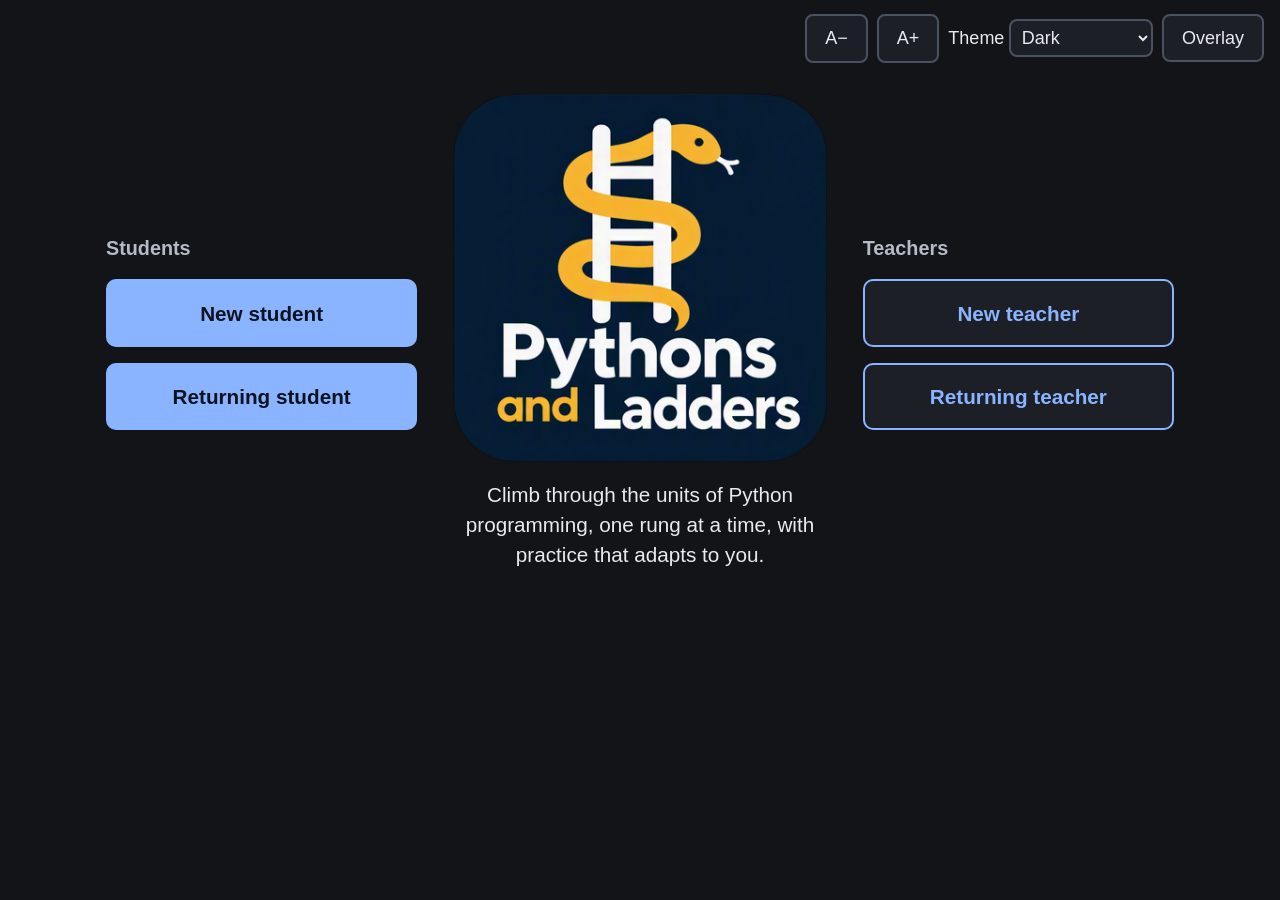
<file: index.html>
<!DOCTYPE html>
<html lang="en-GB">
<head>
  <meta charset="utf-8">
  <meta name="viewport" content="width=device-width, initial-scale=1">
  <title>Pythons and Ladders</title>
  <link rel="icon" type="image/png" href="assets/logo/icon-light.png">
  <link rel="stylesheet" href="styles.css">
  <!-- The home page opens in the Dark theme (with the dark logo) unless the visitor has chosen a theme. -->
  <script>self.DEFAULT_THEME = "dark";</script>
  <script src="store.js"></script>
</head>
<body class="landing-page">
  <a class="skip-link" href="#main">Skip to content</a>

  <!-- The home page every visitor sees first. Students go to the student view (app.html), teachers to teacher.html.
       It only links to the existing join and sign-in screens: it has no sign-in code of its own. -->
  <header class="landing-tools">
    <span id="display-tools"></span>
  </header>

  <main id="main" class="landing" tabindex="-1">
    <div class="landing-logo">
      <h1 class="landing-logo-h">
        <img class="logo-for-light" src="assets/logo/logo-main-light.png" width="366" height="406" alt="Pythons and Ladders">
        <img class="logo-for-dark" src="assets/logo/logo-main-dark.png" width="398" height="392" alt="Pythons and Ladders">
      </h1>
      <p class="landing-tagline">Climb through the units of Python programming, one rung at a time, with practice that adapts to you.</p>
    </div>

    <nav class="landing-buttons landing-students" aria-label="Students">
      <h2 class="landing-label">Students</h2>
      <a class="landing-button" href="app.html#join">New student</a>
      <a class="landing-button" href="app.html#signin">Returning student</a>
    </nav>

    <nav class="landing-buttons landing-teachers" aria-label="Teachers">
      <h2 class="landing-label">Teachers</h2>
      <a class="landing-button" href="teacher.html#signup">New teacher</a>
      <a class="landing-button" href="teacher.html#signin">Returning teacher</a>
    </nav>
  </main>

  <script>Store.setupDisplaySettings();</script>
</body>
</html>
</file>
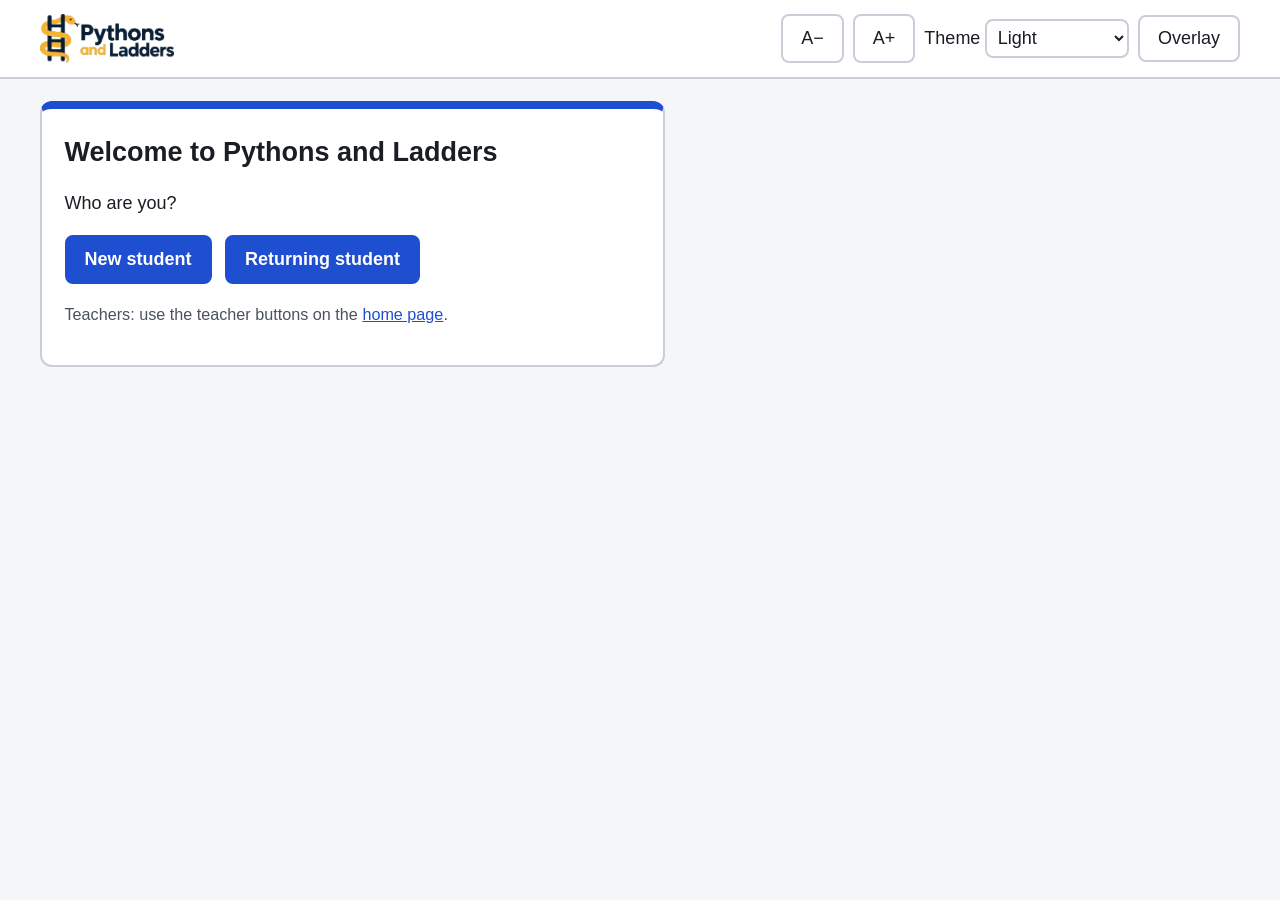
<file: app.html>
<!DOCTYPE html>
<html lang="en-GB">
<head>
  <meta charset="utf-8">
  <meta name="viewport" content="width=device-width, initial-scale=1">
  <title>Pythons and Ladders</title>
  <link rel="icon" type="image/png" href="assets/logo/icon-light.png">
  <link rel="stylesheet" href="styles.css">
  <script src="store.js"></script>
  <script src="config.js"></script>
  <script src="backend-rows.js"></script>
  <script src="backend.js"></script>
</head>
<body>
  <a class="skip-link" href="#main">Skip to content</a>

  <header class="site-header">
    <div class="wrap header-inner">
      <!-- The wordmark: the dark version is shown in the Dark and High contrast themes (styles.css). -->
      <h1 class="brand"><a href="index.html" class="brand-link">
        <img class="logo-for-light" src="assets/logo/logo-wordmark-light.png" width="649" height="239" alt="Pythons and Ladders">
        <img class="logo-for-dark" src="assets/logo/logo-wordmark-dark.png" width="677" height="289" alt="Pythons and Ladders">
      </a></h1>
      <div class="header-tools" role="group" aria-label="Student and display settings">
        <span id="student-area" class="student-chip" hidden>Hi, <strong id="student-name"></strong>
          · <a href="#" id="change-name">Not you? Switch student</a><span id="rename-link-area" hidden> · <a href="#delete-area" id="rename-link">Change nickname</a></span></span>
        <span id="display-tools"></span>
      </div>
    </div>
  </header>

  <main id="main" class="wrap home" tabindex="-1">
    <!-- Backend mode only: sign in or join a class (replaces the name screen) -->
    <section id="landing" class="task-card name-card" hidden aria-labelledby="landing-h">
      <h2 id="landing-h">Welcome to Pythons and Ladders</h2>
      <div id="landing-choices">
        <p>Who are you?</p>
        <ul class="known-list landing-choices">
          <li><button type="button" class="primary" data-show="join-form">New student</button></li>
          <li><button type="button" class="primary" data-show="resume-form">Returning student</button></li>
        </ul>
        <!-- No link to the teacher view on student pages: teachers use the buttons on the home page (index.html). -->
        <p class="small">Teachers: use the teacher buttons on the <a href="index.html">home page</a>.</p>
      </div>

      <form id="join-form" hidden novalidate aria-labelledby="join-h">
        <h3 id="join-h">Join your class</h3>
        <label for="join-class" class="editor-label">Class code (from your teacher)</label>
        <input type="text" id="join-class" class="text-input" autocomplete="off" autocapitalize="characters" maxlength="6" spellcheck="false">
        <label for="join-nickname" class="editor-label">Choose a nickname</label>
        <input type="text" id="join-nickname" class="text-input" autocomplete="off" maxlength="20" aria-describedby="join-rules">
        <p id="join-rules" class="small">2 to 20 letters or numbers, with single spaces between words. Don't use your full name.</p>
        <p id="join-error" class="problem" role="alert" hidden></p>
        <p><button type="submit" class="primary">Join</button> <button type="button" class="secondary" data-back>Back</button></p>
      </form>

      <form id="resume-form" hidden novalidate aria-labelledby="resume-h">
        <h3 id="resume-h">Sign in</h3>
        <label for="resume-code" class="editor-label">Your 8-digit code</label>
        <input type="text" id="resume-code" class="text-input" autocomplete="off" inputmode="numeric" maxlength="9" spellcheck="false">
        <label for="resume-pin" class="editor-label">Your 4-digit PIN</label>
        <input type="password" id="resume-pin" class="text-input" autocomplete="off" inputmode="numeric" maxlength="4">
        <p id="resume-error" class="problem" role="alert" hidden></p>
        <p><button type="submit" class="primary">Sign in</button> <button type="button" class="secondary" data-back>Back</button></p>
        <p class="small">Forgotten your code or PIN? Ask your teacher.</p>
      </form>

      <div id="new-login" hidden tabindex="-1" aria-labelledby="new-login-h">
        <h3 id="new-login-h">Write these down</h3>
        <p>You need both to sign in next time. Keep them somewhere safe and don't share them. This is the only time your PIN is shown.</p>
        <dl class="login-details">
          <dt>Your code</dt><dd><strong id="new-code"></strong></dd>
          <dt>Your PIN</dt><dd><strong id="new-pin"></strong></dd>
        </dl>
        <p><button type="button" id="new-login-done" class="primary">I've written them down</button></p>
      </div>
    </section>

    <!-- Name screen: shown before anything else until a name is entered -->
    <section id="name-screen" class="task-card name-card" hidden aria-labelledby="name-h">
      <h2 id="name-h">Welcome! What's your name?</h2>
      <div id="known-students" hidden>
        <p>Are you one of these students?</p>
        <ul id="known-list" class="known-list"></ul>
        <p>Or enter a new name:</p>
      </div>
      <form id="name-form" novalidate>
        <label for="name-input" class="editor-label">Your name</label>
        <input type="text" id="name-input" class="text-input" autocomplete="off" maxlength="40" aria-describedby="name-error">
        <p id="name-error" class="problem" role="alert" hidden>Please type your name (at least one character).</p>
        <p><button type="submit" class="primary">Continue</button>
          <button type="button" id="name-cancel" class="secondary" hidden>Cancel</button></p>
      </form>
    </section>

    <!-- Unit menu -->
    <section id="units-screen" hidden aria-labelledby="units-h">
      <nav class="menu-links" aria-label="More">
        <a href="progress.html" class="menu-link">My progress</a>
        <!-- Backend mode only (home.js shows it): the class's leaderboards -->
        <a href="leaderboard.html" id="leaderboard-link" class="menu-link" hidden>Leaderboard</a>
        <a href="endless.html" class="menu-link">Endless mode</a>
        <!-- Exam Mode (prompt EM1; its tile here was removed in EM1b, decision 21). Backend mode (EM2): hidden when the
             class has Exam Mode switched off (home.js). Local mode: always shown. -->
        <a href="exam.html" id="exam-link" class="menu-link">Exam Mode</a>
        <!-- The glossary (prompt 27): Python words from the tasks and hints, each with a meaning and an example. -->
        <a href="glossary.html" class="menu-link">Glossary</a>
        <a href="#help" id="tour-help" class="menu-link">Help</a>
      </nav>
      <!-- Short reminders of anything new since the last visit (tour.js) -->
      <div id="tour-reminders" class="tour-reminders" hidden></div>
      <!-- Backend mode: the class's homework (home.js), above the assignments and the unit cards -->
      <section id="homework" class="assignments homework" hidden aria-labelledby="homework-h">
        <h2 id="homework-h">Homework</h2>
        <p class="small">Pass tasks in the units shown. Each task you pass for the first time counts once.</p>
        <ul id="homework-list" class="unit-list"></ul>
      </section>
      <!-- Backend mode: the class's open assignments, above the unit cards -->
      <section id="assignments" class="assignments" hidden aria-labelledby="assignments-h">
        <h2 id="assignments-h">Assignments</h2>
        <p class="small">Practice set for your class. It doesn't change your level or progress: try as often as you like, and hints are free.</p>
        <ul id="assignment-list" class="unit-list"></ul>
      </section>

      <h2 id="units-h">Choose a unit</h2>
      <p class="small">Each unit has its own level, from 1 to 10.</p>
      <p class="small rag-key" id="unit-colour-key">Colours: <span class="rag rag-placement">Placement to do</span> until you finish the quick check.
        While you learn a unit, your level: <span class="rag rag-lv-red">Level 1–3</span> <span class="rag rag-lv-amber">Level 4–6</span>
        <span class="rag rag-lv-green">Level 7–9</span> <span class="rag rag-lv-top">Level 10</span>.
        Once it is secured (two level 10 passes with no hints), how fresh it is: <span class="rag rag-gold">100% Secured</span>
        <span class="rag rag-fresh">90% Fresh</span> <span class="rag rag-fading">80% Fading</span> <span class="rag rag-soon">50–70% Revisit soon</span>.</p>

      <!-- The units, grouped under headings that can be collapsed (Curriculum.UNIT_GROUPS, home.js) -->
      <div id="unit-list" class="unit-groups"><p class="loading">Loading units…</p></div>
      <p class="privacy" id="privacy-note">Your progress is saved in this browser only. Nothing is sent anywhere.</p>
      <div id="delete-area" hidden>
        <p><button type="button" id="rename-mine" class="secondary">Change my nickname</button></p>
        <form id="rename-form" class="task-card" hidden novalidate aria-labelledby="rename-h">
          <h3 id="rename-h">Change your nickname</h3>
          <label for="rename-nickname" class="editor-label">New nickname</label>
          <input type="text" id="rename-nickname" class="text-input" autocomplete="off" maxlength="20" aria-describedby="rename-rules">
          <p id="rename-rules" class="small">2 to 20 letters or numbers, with single spaces between words. Don't use your full name.</p>
          <label for="rename-pin" class="editor-label">Your 4-digit PIN</label>
          <input type="password" id="rename-pin" class="text-input" autocomplete="off" inputmode="numeric" maxlength="4">
          <p id="rename-error" class="problem" role="alert" hidden></p>
          <p><button type="submit" class="primary" id="rename-save">Save my new nickname</button> <button type="button" class="secondary" id="rename-cancel">Cancel</button></p>
        </form>
        <!-- Kept apart from Change my nickname, so the two buttons aren't side by side (review finding L5). -->
        <div class="delete-zone">
          <p><button type="button" id="delete-mine" class="secondary">Delete everything saved for me</button></p>
          <div id="delete-confirm" class="problem" hidden>
            <p>This deletes your progress, attempts and nickname for good. You'll need to join your class again. Are you sure?</p>
            <p><button type="button" id="delete-yes" class="danger">Yes, delete it all</button> <button type="button" id="delete-no" class="secondary">No, keep it</button></p>
          </div>
          <p id="delete-status" role="status" class="small"></p>
        </div>
      </div>
    </section>
  </main>

  <script src="curriculum.js"></script>
  <script src="homework.js"></script>
  <!-- exam.js for the Exam Mode questions an assignment can hold (EM3); its page part only runs on exam.html. -->
  <script src="exam.js"></script>
  <script src="app.js"></script>
  <script src="secured.js"></script>
  <script src="tour.js"></script>
  <script src="collapse.js"></script>
  <script src="home.js"></script>
</body>
</html>
</file>
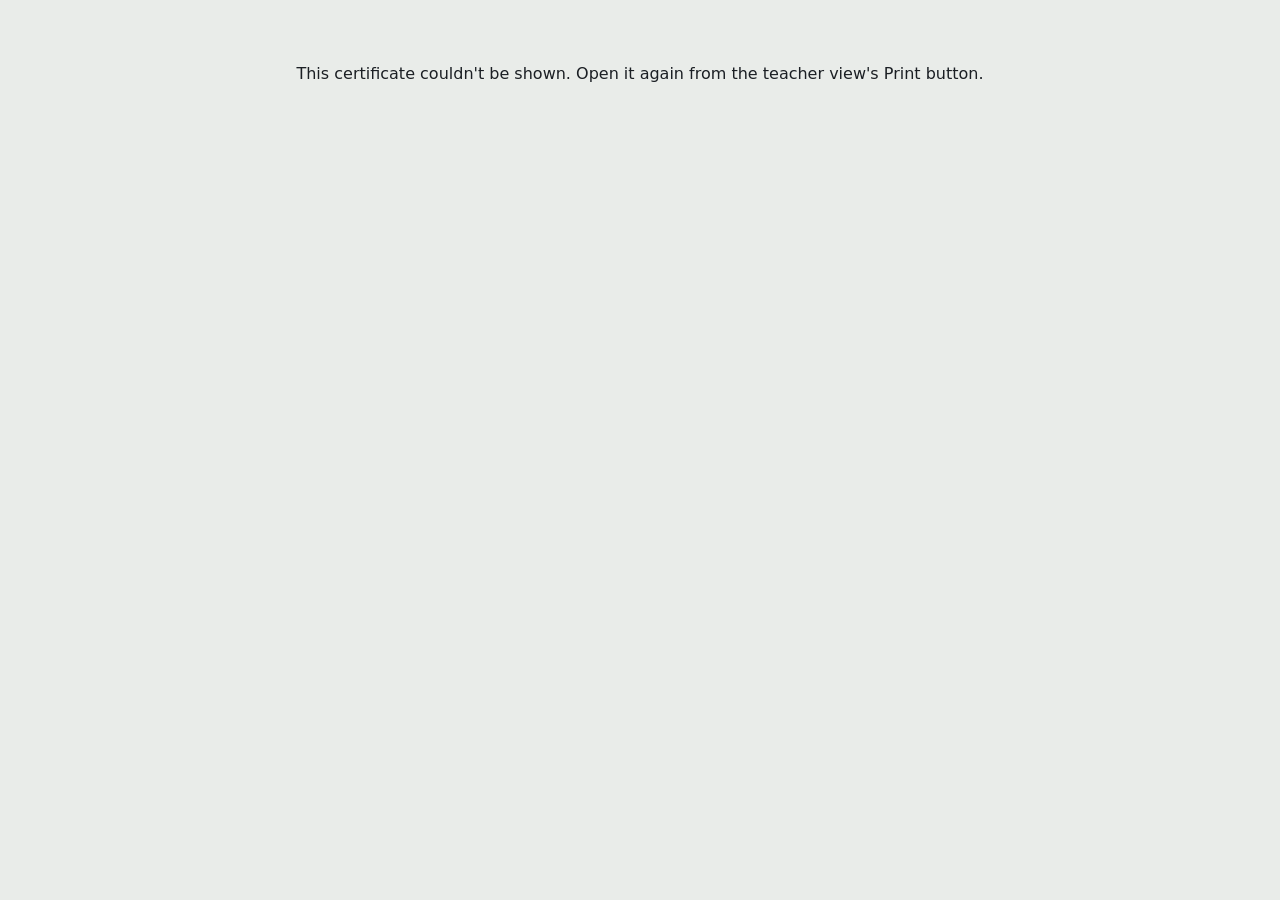
<file: certificate.html>
<!DOCTYPE html>
<html lang="en-GB">
<head>
  <meta charset="utf-8">
  <meta name="viewport" content="width=device-width, initial-scale=1">
  <meta name="robots" content="noindex">
  <title>Certificate – Pythons and Ladders</title>
  <link rel="icon" type="image/png" href="assets/logo/icon-light.png">
  <!-- One certificate, opened from the teacher view's Print button (teacher.js). Its text comes in the address's #
       part (never sent to a server). No site menu, no buttons: it prints on one A4 landscape page. -->
  <style>
    :root { --ink: #1b1f24; --muted: #4a5360; --accent: #1f5f3a; --paper: #ffffff; }
    * { box-sizing: border-box; }
    [hidden] { display: none !important; }
    html, body { margin: 0; background: #e9ece9; color: var(--ink); }
    body { font-family: Georgia, "Times New Roman", serif; padding: 16px; }
    .certificate {
      background: var(--paper); margin: 0 auto; width: 100%; max-width: 1050px; aspect-ratio: 297 / 210;
      border: 3px solid var(--accent); outline: 1px solid var(--accent); outline-offset: -12px;
      padding: 6% 7%; display: flex; flex-direction: column; justify-content: center; align-items: center; text-align: center;
    }
    .cert-title { font-size: clamp(1.3rem, 4.6vw, 3rem); font-weight: 700; color: var(--accent); margin: 0; letter-spacing: .02em; }
    .cert-kicker { font-size: clamp(.8rem, 1.9vw, 1.25rem); text-transform: uppercase; letter-spacing: .18em; color: var(--muted); margin: .4em 0 1.4em; }
    .cert-line { font-size: clamp(.85rem, 1.9vw, 1.25rem); margin: .3em 0; }
    .cert-name { font-size: clamp(1.4rem, 4.4vw, 2.8rem); font-weight: 700; margin: .15em 0; overflow-wrap: anywhere; }
    .cert-class { font-size: clamp(.85rem, 1.9vw, 1.25rem); color: var(--muted); margin: 0 0 .8em; overflow-wrap: anywhere; }
    .cert-block { font-size: clamp(1.1rem, 3.3vw, 2.1rem); font-weight: 700; color: var(--accent); margin: .2em 0 .9em; }
    .cert-date { font-size: clamp(.85rem, 1.9vw, 1.25rem); margin: 0; }
    .cert-footer { font-size: clamp(.8rem, 1.7vw, 1.1rem); color: var(--muted); margin: 1.8em 0 0; padding-top: .5em; border-top: 1px solid var(--muted); min-width: 40%; }
    .cert-screen-note { font-family: system-ui, sans-serif; font-size: .9rem; color: var(--muted); text-align: center; max-width: 1050px; margin: 12px auto 0; }
    .cert-missing { font-family: system-ui, sans-serif; text-align: center; padding: 2rem 1rem; }

    /* Printing: one A4 landscape page, the certificate only. */
    @page { size: A4 landscape; margin: 10mm; }
    @media print {
      html, body { background: #fff; padding: 0; }
      .cert-screen-note { display: none; }
      .certificate { width: 277mm; height: 188mm; max-width: none; aspect-ratio: auto; padding: 16mm 22mm; break-inside: avoid; page-break-inside: avoid;
        -webkit-print-color-adjust: exact; print-color-adjust: exact; }
      .cert-title { font-size: 34pt; } .cert-kicker { font-size: 13pt; } .cert-line, .cert-class, .cert-date { font-size: 14pt; }
      .cert-name { font-size: 32pt; } .cert-block { font-size: 24pt; } .cert-footer { font-size: 12pt; }
    }
  </style>
</head>
<body>
  <main id="main">
    <div class="certificate" id="certificate" hidden>
      <p class="cert-title" id="cert-title">Pythons and Ladders</p>
      <p class="cert-kicker">Certificate</p>
      <p class="cert-line">This is to certify that</p>
      <p class="cert-name" id="cert-name"></p>
      <p class="cert-class" id="cert-class"></p>
      <p class="cert-line">has secured every unit in</p>
      <p class="cert-block" id="cert-block"></p>
      <p class="cert-date">Earned on <span id="cert-date"></span></p>
      <p class="cert-footer">Issued by <span id="cert-teacher"></span></p>
    </div>
    <p class="cert-screen-note" id="cert-note" hidden>This page prints on one A4 landscape sheet. If the print window didn't open, use your browser's Print (Ctrl+P, or Cmd+P on a Mac).</p>
    <p class="cert-missing" id="cert-missing" hidden>This certificate couldn't be shown. Open it again from the teacher view's Print button.</p>
  </main>
  <script src="curriculum.js"></script>
  <script src="secured.js"></script>
  <script src="certificates.js"></script>
  <script src="certificate.js"></script>
</body>
</html>
</file>
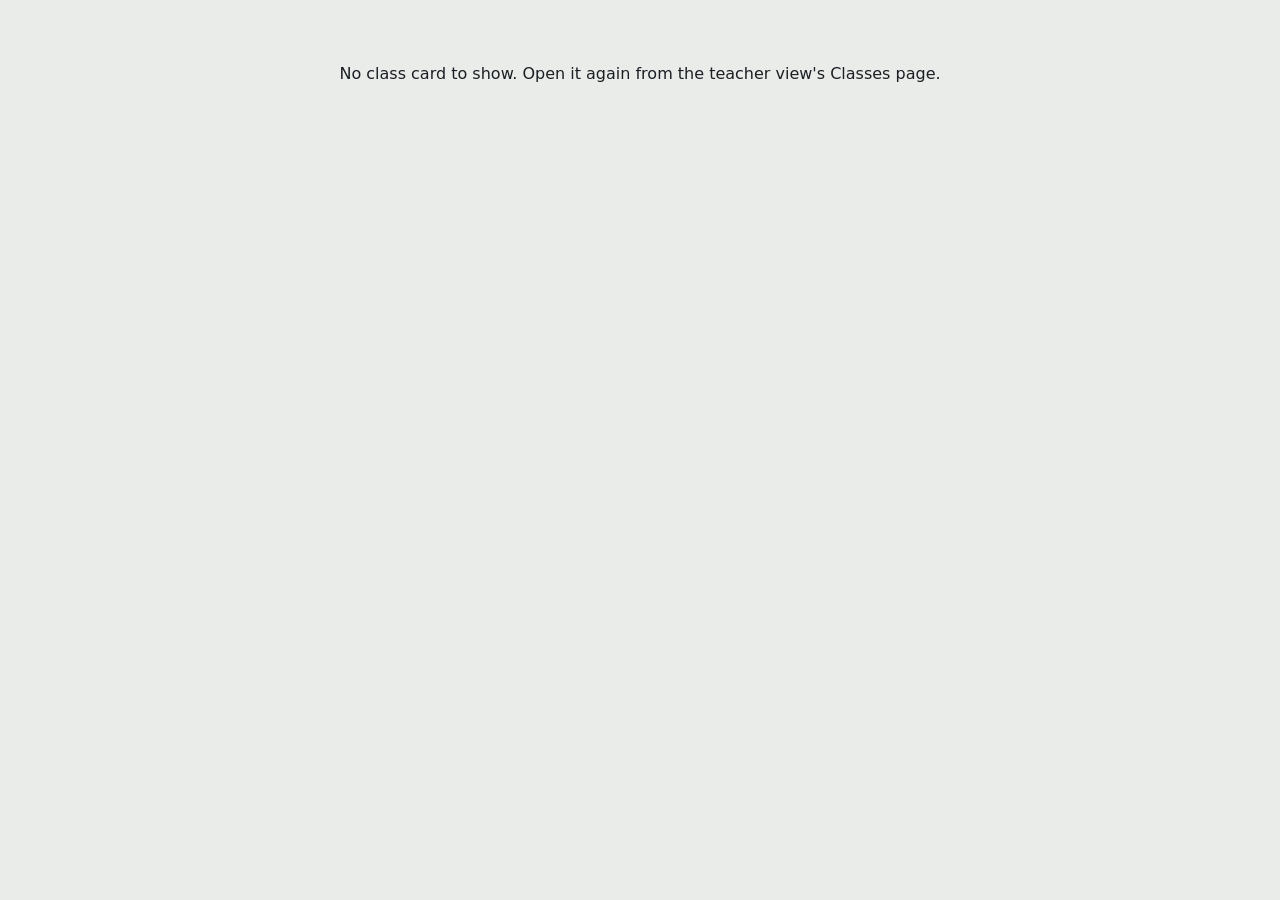
<file: class-card.html>
<!DOCTYPE html>
<html lang="en-GB">
<head>
  <meta charset="utf-8">
  <meta name="viewport" content="width=device-width, initial-scale=1">
  <meta name="robots" content="noindex">
  <title>Class code cards – Pythons and Ladders</title>
  <link rel="icon" type="image/png" href="assets/logo/icon-light.png">
  <!-- Class code cards (class-card.js, prompt 26), opened from the teacher view's Classes page. The classes come in the
       address's # part (never sent to a server). No site menu, no buttons: each card prints on its own A4 portrait page. -->
  <style>
    :root { --ink: #1b1f24; --muted: #4a5360; --accent: #1f5f3a; --paper: #ffffff; }
    * { box-sizing: border-box; }
    [hidden] { display: none !important; }
    html, body { margin: 0; background: #e9ece9; color: var(--ink); }
    body { font-family: system-ui, -apple-system, "Segoe UI", Arial, sans-serif; padding: 16px; }
    .visually-hidden { position: absolute; width: 1px; height: 1px; overflow: hidden; clip: rect(0 0 0 0); white-space: nowrap; }
    .cards { display: grid; grid-template-columns: minmax(0, 1fr); gap: 16px; justify-items: center; }
    .cc-card {
      background: var(--paper); width: 100%; max-width: 640px; aspect-ratio: 210 / 297; border: 3px solid var(--accent);
      padding: 7% 8%; display: flex; flex-direction: column; text-align: center; overflow-wrap: anywhere;
    }
    .cc-brand { font-size: clamp(.8rem, 2.6vw, 1rem); letter-spacing: .12em; text-transform: uppercase; color: var(--muted); margin: 0 0 .8em; }
    .cc-class { font-size: clamp(1.5rem, 7vw, 2.6rem); margin: 0; }
    .cc-stage { font-size: clamp(.95rem, 3.4vw, 1.25rem); color: var(--muted); margin: .2em 0 1em; }
    .cc-label { font-size: clamp(.9rem, 3vw, 1.1rem); font-weight: 700; margin: .4em 0 .1em; }
    .cc-code { font-family: "Consolas", "Courier New", monospace; font-weight: 700; font-size: clamp(2.2rem, 13vw, 5rem); letter-spacing: .14em;
      margin: 0 0 .25em; padding: .1em .2em; border: 3px solid var(--ink); border-radius: 10px; align-self: center; line-height: 1.15; }
    .cc-no-code { font-family: inherit; font-size: clamp(.95rem, 3.4vw, 1.2rem); letter-spacing: 0; font-weight: 600; }
    .cc-site { font-size: clamp(1rem, 3.6vw, 1.35rem); margin: .4em 0 1em; }
    .cc-how { font-size: clamp(1rem, 3.8vw, 1.4rem); margin: .3em 0 .3em; text-align: left; }
    .cc-steps { text-align: left; font-size: clamp(.95rem, 3.6vw, 1.3rem); line-height: 1.45; margin: 0; padding-left: 1.4em; }
    .cc-steps li { margin: .2em 0; }
    .cc-footer { margin-top: auto; padding-top: .8em; border-top: 1px solid var(--muted); font-size: clamp(.95rem, 3.4vw, 1.2rem); font-weight: 600; }
    .cards-note { font-size: .9rem; color: var(--muted); text-align: center; max-width: 640px; margin: 12px auto 0; }
    .cards-missing { text-align: center; padding: 2rem 1rem; }
    /* A phone: the card keeps the screen's width and grows as tall as it needs (the A4 shape is for printing). */
    @media screen and (max-width: 600px) { .cc-card { aspect-ratio: auto; min-width: 0; } }

    /* Printing: one card on each A4 portrait page, and nothing else. */
    @page { size: A4 portrait; margin: 12mm; }
    @media print {
      html, body { background: #fff; padding: 0; }
      .cards-note { display: none; }
      .cards { display: block; }
      .cc-card { width: 186mm; height: 271mm; max-width: none; aspect-ratio: auto; margin: 0; padding: 16mm 16mm 12mm;
        break-after: page; page-break-after: always; break-inside: avoid; page-break-inside: avoid; -webkit-print-color-adjust: exact; print-color-adjust: exact; }
      .cc-card:last-child { break-after: auto; page-break-after: auto; }
      .cc-brand { font-size: 12pt; } .cc-class { font-size: 30pt; } .cc-stage { font-size: 15pt; } .cc-label { font-size: 14pt; }
      .cc-code { font-size: 60pt; } .cc-no-code { font-size: 14pt; } .cc-site { font-size: 16pt; } .cc-how { font-size: 17pt; }
      .cc-steps { font-size: 16pt; } .cc-footer { font-size: 15pt; }
    }
  </style>
</head>
<body>
  <main>
    <h1 class="visually-hidden">Class code cards</h1>
    <div id="cards" class="cards" hidden></div>
    <p id="cards-note" class="cards-note" hidden>Use your browser's Print to print these cards. Each card prints on its own A4 page.</p>
    <p id="cards-missing" class="cards-missing" hidden>No class card to show. Open it again from the teacher view's Classes page.</p>
  </main>
  <script src="class-card.js"></script>
</body>
</html>
</file>
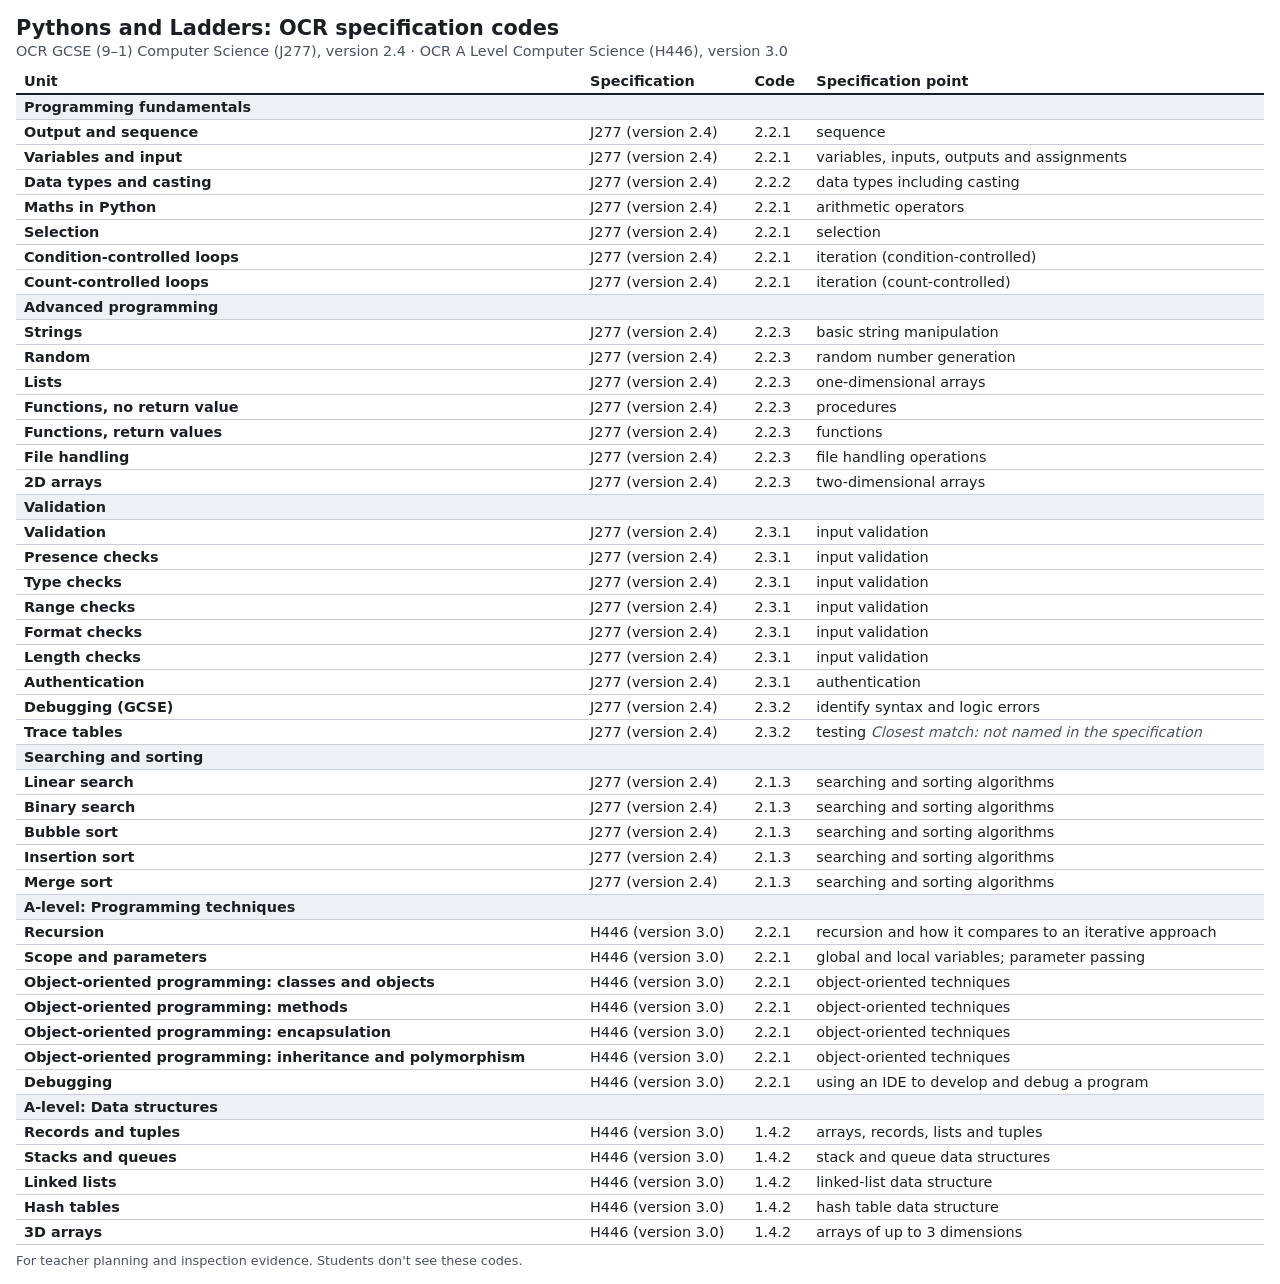
<file: curriculum-print.html>
<!DOCTYPE html>
<html lang="en-GB">
<head>
  <meta charset="utf-8">
  <meta name="viewport" content="width=device-width, initial-scale=1">
  <meta name="robots" content="noindex">
  <title>Curriculum: OCR specification codes – Pythons and Ladders</title>
  <link rel="icon" type="image/png" href="assets/logo/icon-light.png">
  <!-- The teacher view's Curriculum table, for printing (prompt 28): every unit with its OCR specification code, on
       one A4 landscape page. No site menu, no buttons. curriculum-codes.js draws it from curriculum-codes.json. -->
  <style>
    :root { --ink: #1b1f24; --muted: #4a5360; --line: #c9ced6; --band: #eef1f4; }
    * { box-sizing: border-box; }
    html, body { margin: 0; background: #fff; color: var(--ink); }
    body { font-family: system-ui, -apple-system, "Segoe UI", Arial, sans-serif; padding: 16px; }
    .visually-hidden { position: absolute; width: 1px; height: 1px; overflow: hidden; clip: rect(0 0 0 0); white-space: nowrap; }
    h1 { font-size: 1.3rem; margin: 0 0 .2rem; }
    .cc-versions { font-size: .9rem; color: var(--muted); margin: 0 0 .6rem; }
    .cc-wrap { overflow-x: auto; }
    .cc-table { border-collapse: collapse; width: 100%; min-width: 40rem; font-size: .9rem; }
    .cc-table th, .cc-table td { text-align: left; border-bottom: 1px solid var(--line); padding: .25rem .5rem; vertical-align: top; }
    .cc-table thead th { border-bottom: 2px solid var(--ink); }
    .cc-table tbody th[scope="row"] { font-weight: 600; }
    .cc-block th { background: var(--band); font-weight: 700; }
    .cc-code { white-space: nowrap; }
    .cc-flag { color: var(--muted); font-style: italic; }
    .cc-footer { font-size: .8rem; color: var(--muted); margin: .5rem 0 0; }

    /* Printing: the whole table on one A4 landscape page. */
    @page { size: A4 landscape; margin: 10mm; }
    @media print {
      body { padding: 0; }
      h1 { font-size: 12pt; }
      .cc-versions { font-size: 8.5pt; margin-bottom: 2mm; }
      .cc-wrap { overflow: visible; }
      .cc-table { font-size: 7.5pt; line-height: 1.1; min-width: 0; }
      .cc-table th, .cc-table td { padding: .1mm 1.6mm; }
      .cc-table tr { break-inside: avoid; page-break-inside: avoid; }
      .cc-block th { -webkit-print-color-adjust: exact; print-color-adjust: exact; }
      .cc-footer { font-size: 7pt; margin-top: 1.5mm; }
    }
  </style>
</head>
<body>
  <main id="cc-print-page">
    <h1>Pythons and Ladders: OCR specification codes</h1>
    <p id="cc-versions" class="cc-versions"></p>
    <div class="cc-wrap"><div id="cc-table"></div></div>
    <p class="cc-footer">For teacher planning and inspection evidence. Students don't see these codes.</p>
  </main>
  <script src="curriculum.js"></script>
  <script src="curriculum-codes.js"></script>
</body>
</html>
</file>
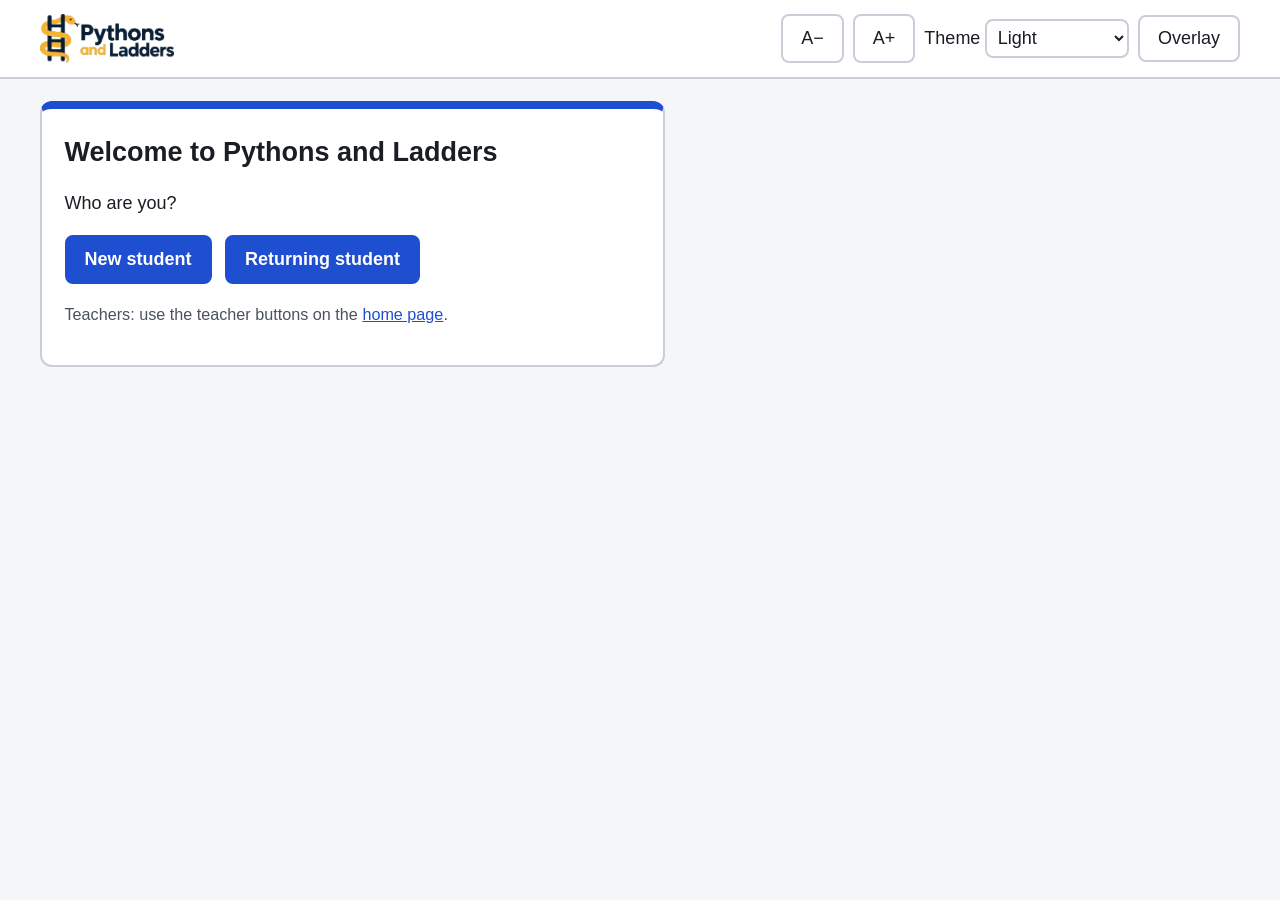
<file: endless.html>
<!DOCTYPE html>
<html lang="en-GB">
<head>
  <meta charset="utf-8">
  <meta name="viewport" content="width=device-width, initial-scale=1">
  <title>Endless Mode – Pythons and Ladders</title>
  <link rel="icon" type="image/png" href="assets/logo/icon-light.png">
  <link rel="stylesheet" href="styles.css">
  <script src="store.js"></script>
  <script src="config.js"></script>
  <script src="backend-rows.js"></script>
  <script src="backend.js"></script>
</head>
<body>
  <a class="skip-link" href="#main">Skip to content</a>

  <header class="site-header">
    <div class="wrap header-inner">
      <h1><a href="app.html" class="home-link">Pythons and Ladders</a> <span class="unit-crumb">· Endless mode</span></h1>
      <div class="header-tools" role="group" aria-label="Student and display settings">
        <span class="student-chip">Hi, <strong id="student-name"></strong></span>
        <a href="app.html">← All units</a>
        <span id="display-tools"></span>
      </div>
    </div>
  </header>

  <main id="main" class="wrap home" tabindex="-1">
    <h2>Endless mode</h2>
    <p>Keep practising for as long as you like. Tick the units to include. Each task is set at your current level in its unit, and your levels keep moving up and down in the same way as normal practice. Tick two or more units to get tasks that combine their skills.</p>
    <form id="endless-form">
      <fieldset style="border:none; padding:0; margin:0">
        <legend class="editor-label">Units to include</legend>
        <ul id="endless-units" class="endless-list"><li class="loading">Loading…</li></ul>
      </fieldset>
      <p id="endless-error" class="problem" role="alert" hidden>Tick at least one unit to start.</p>
      <p><button type="submit" class="primary" id="endless-start">Start endless mode</button></p>
    </form>
  </main>

  <script src="curriculum.js"></script>
  <script src="secured.js"></script>
  <script src="endless.js"></script>
</body>
</html>
</file>
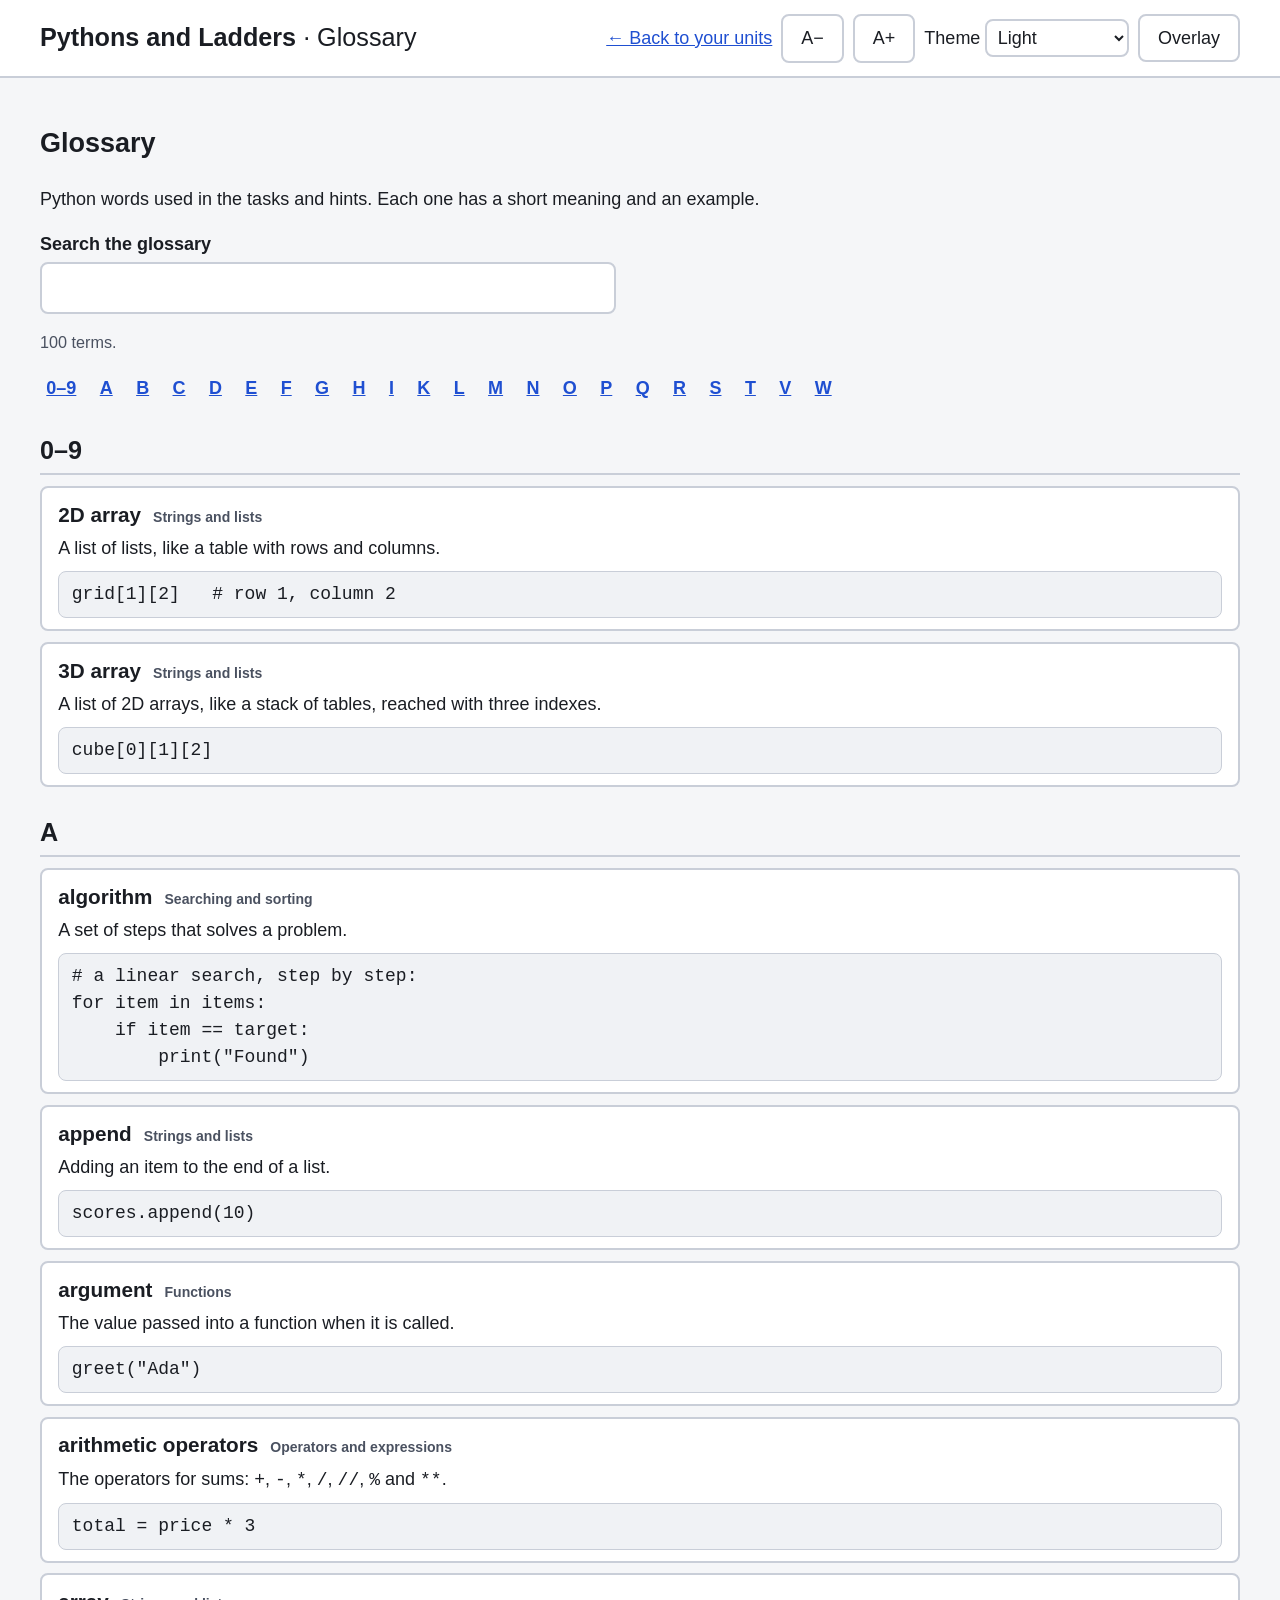
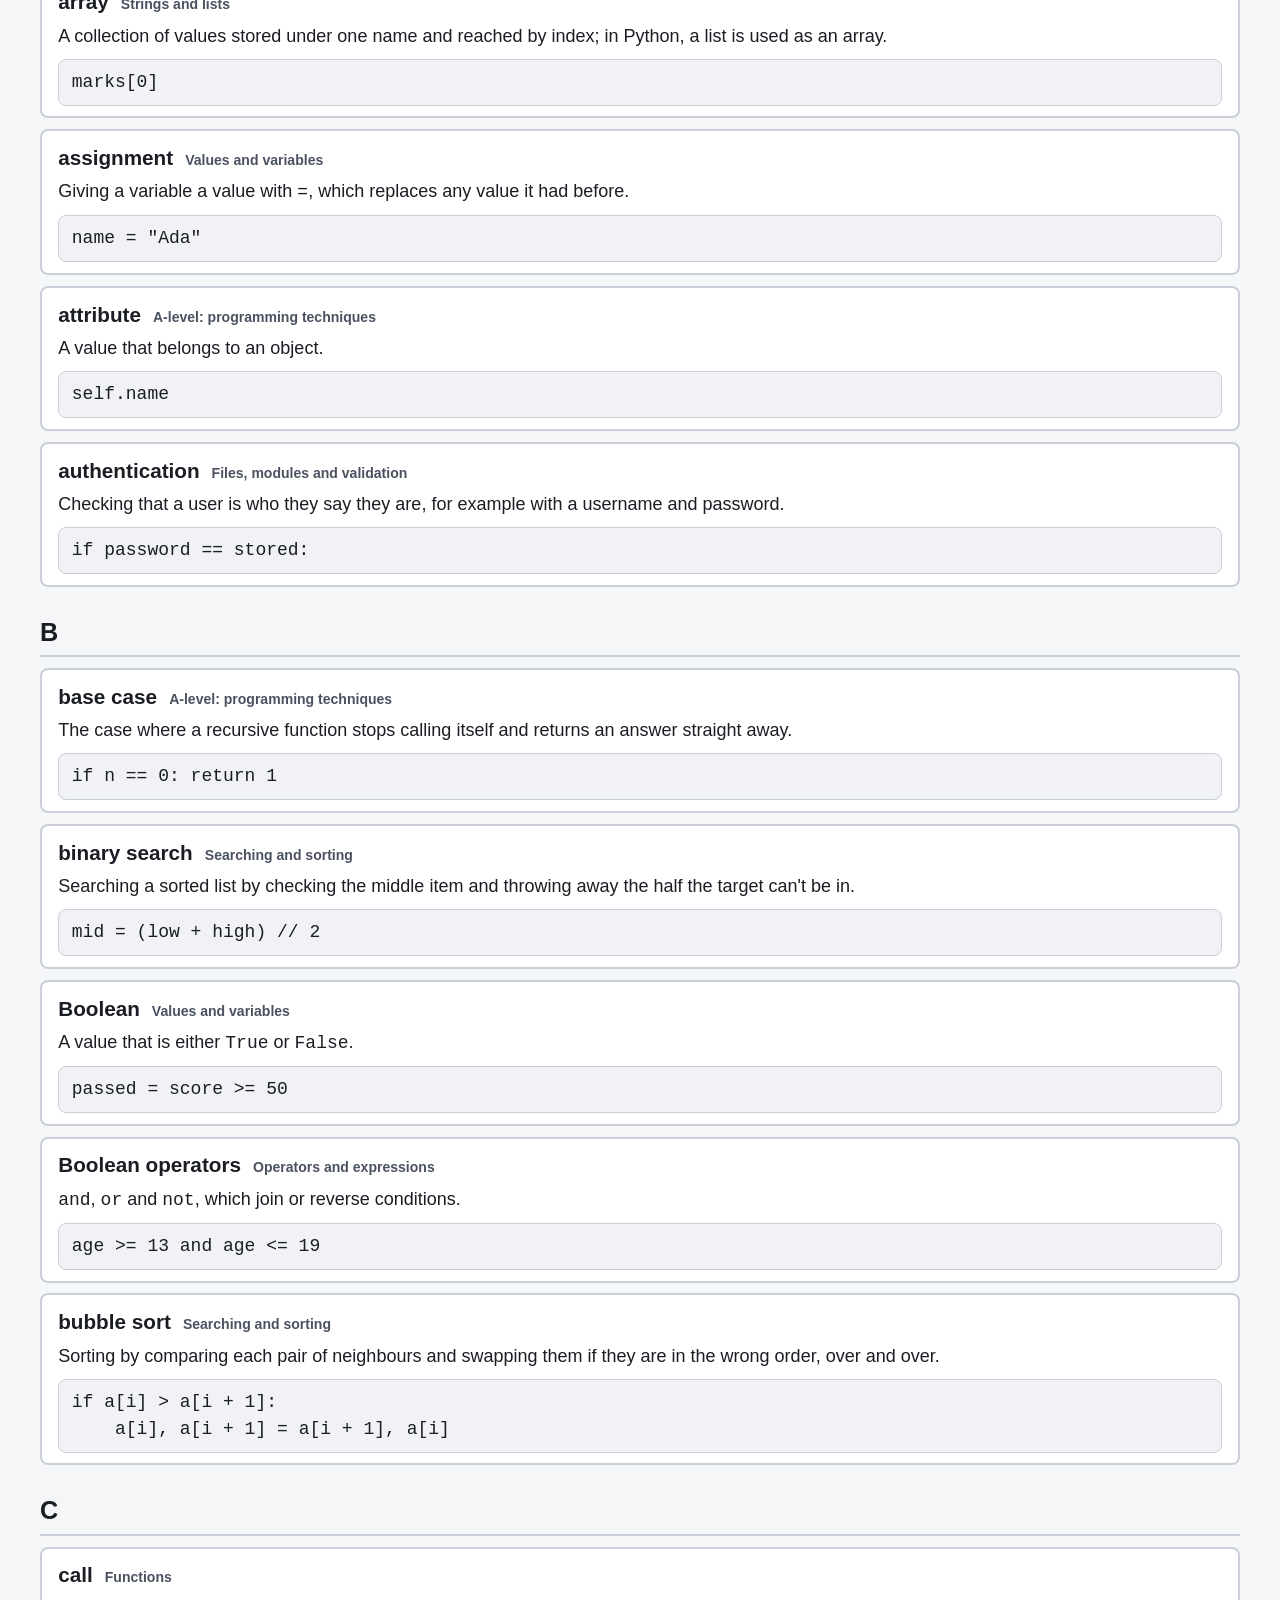
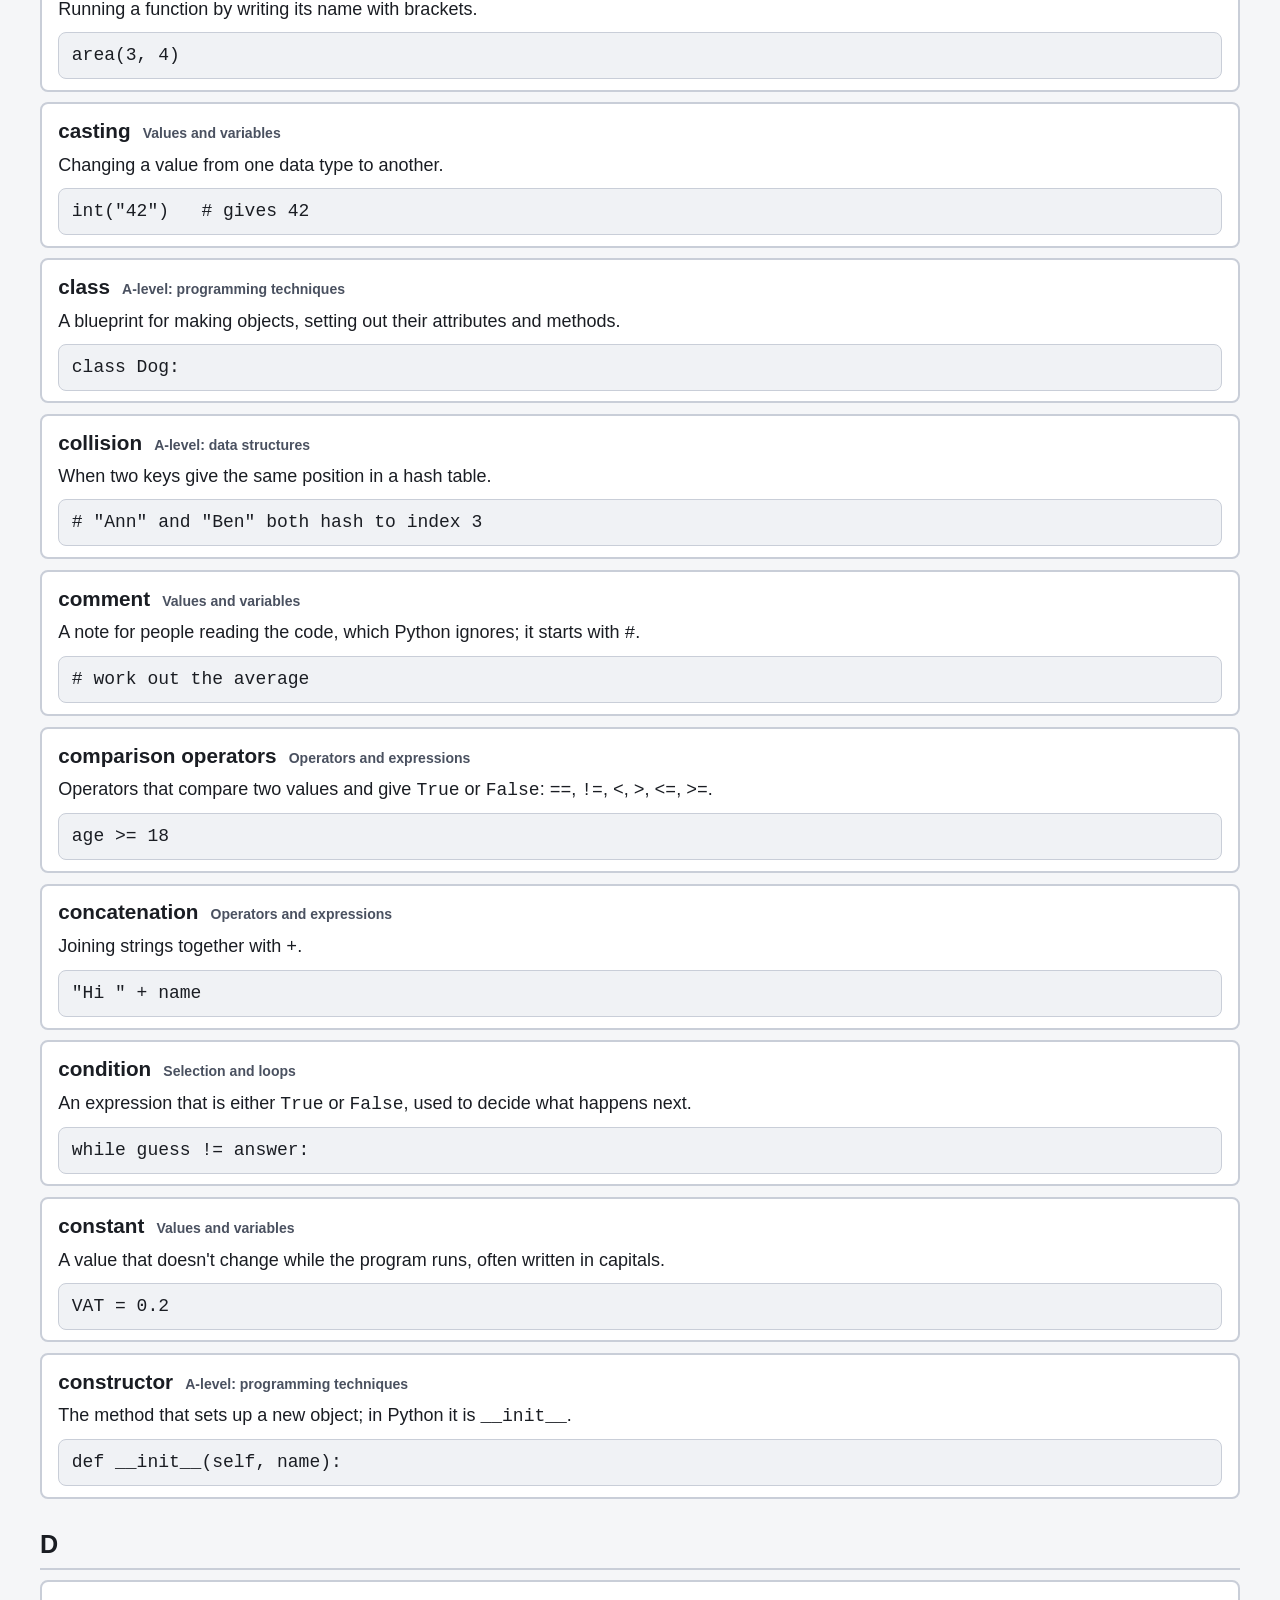
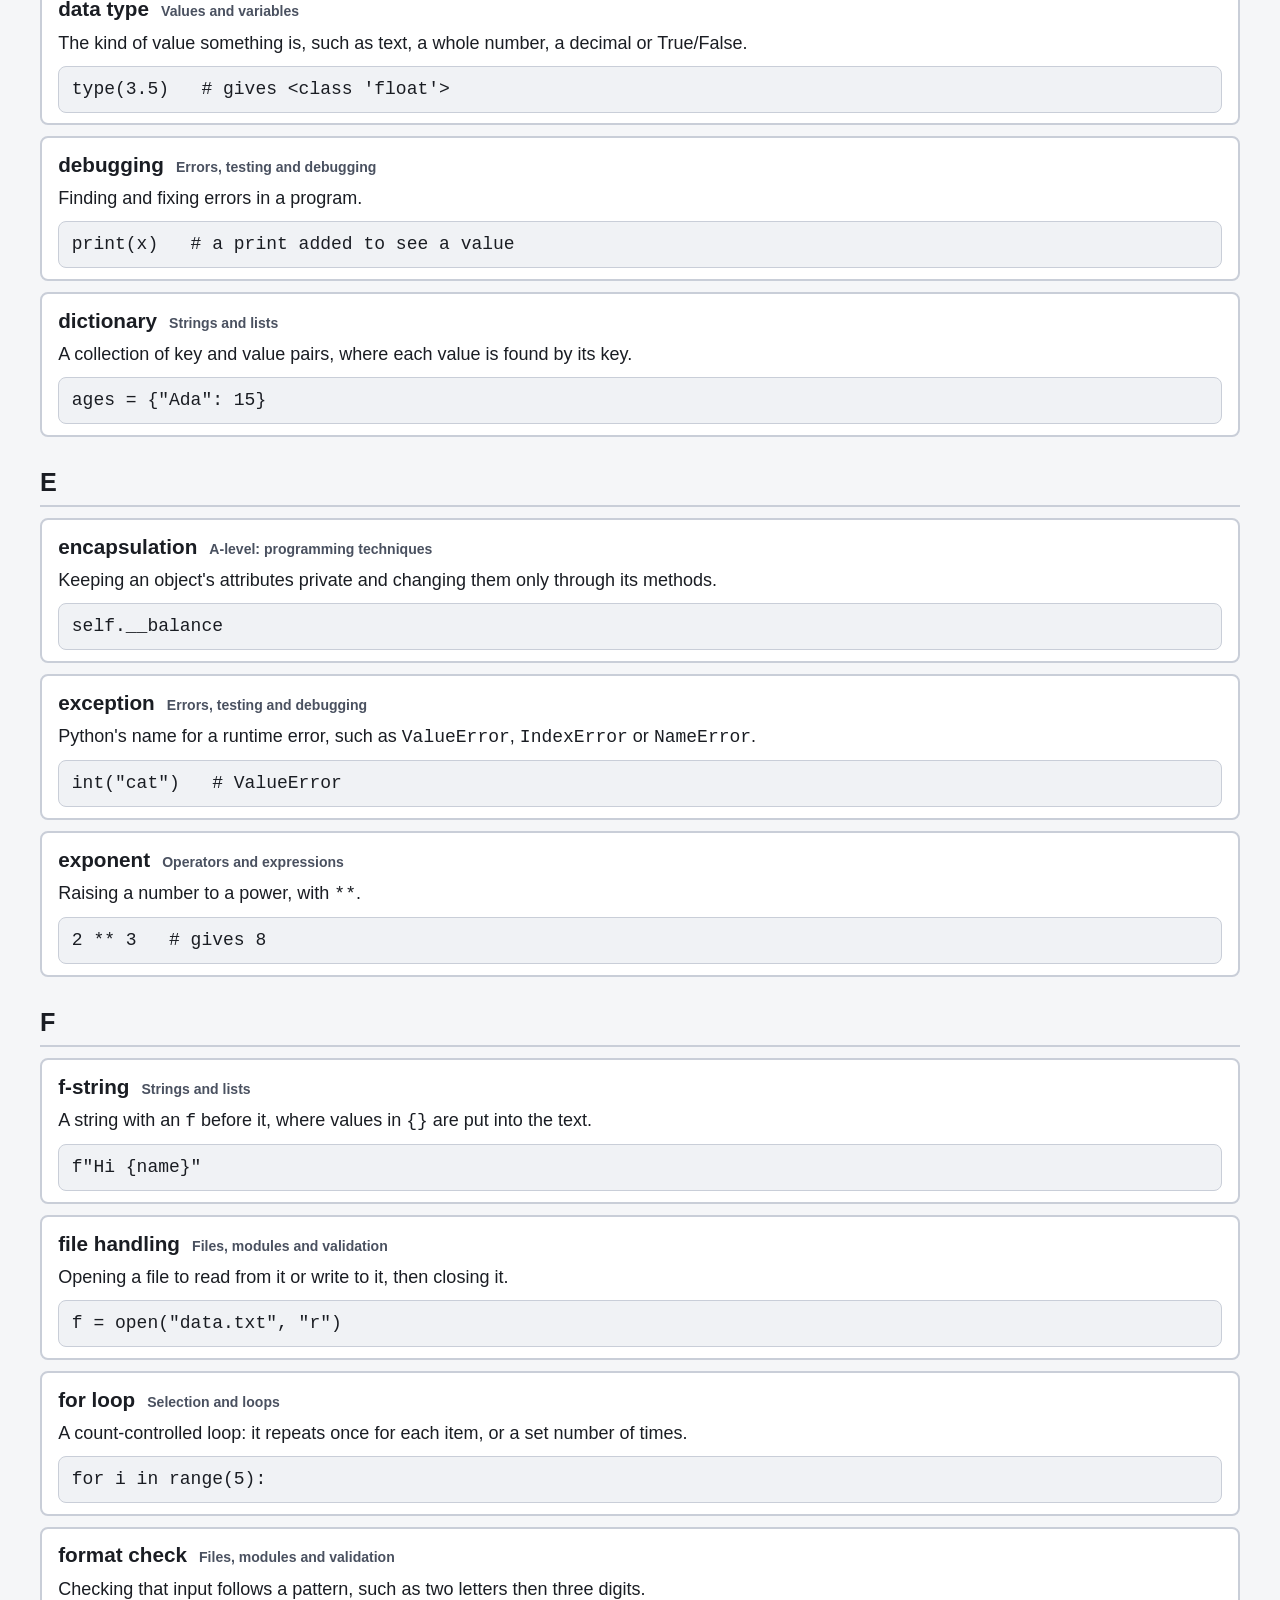
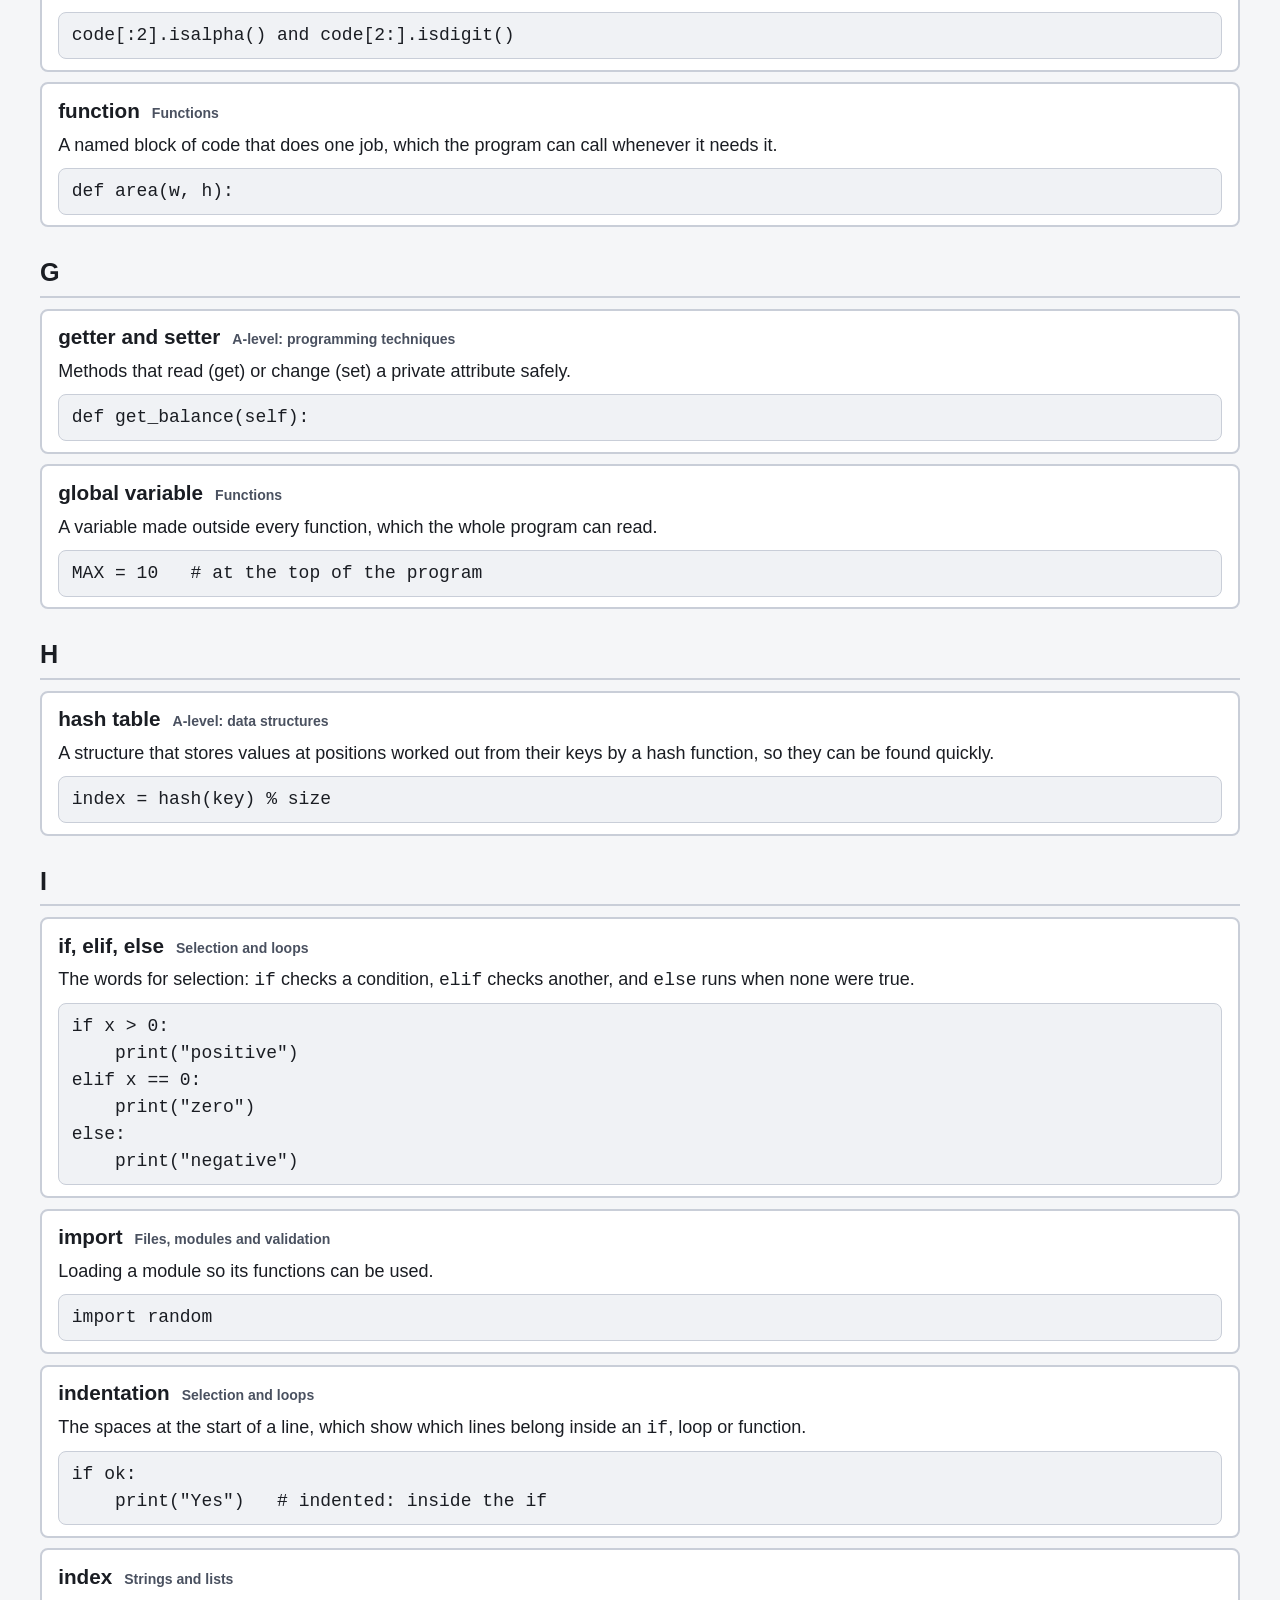
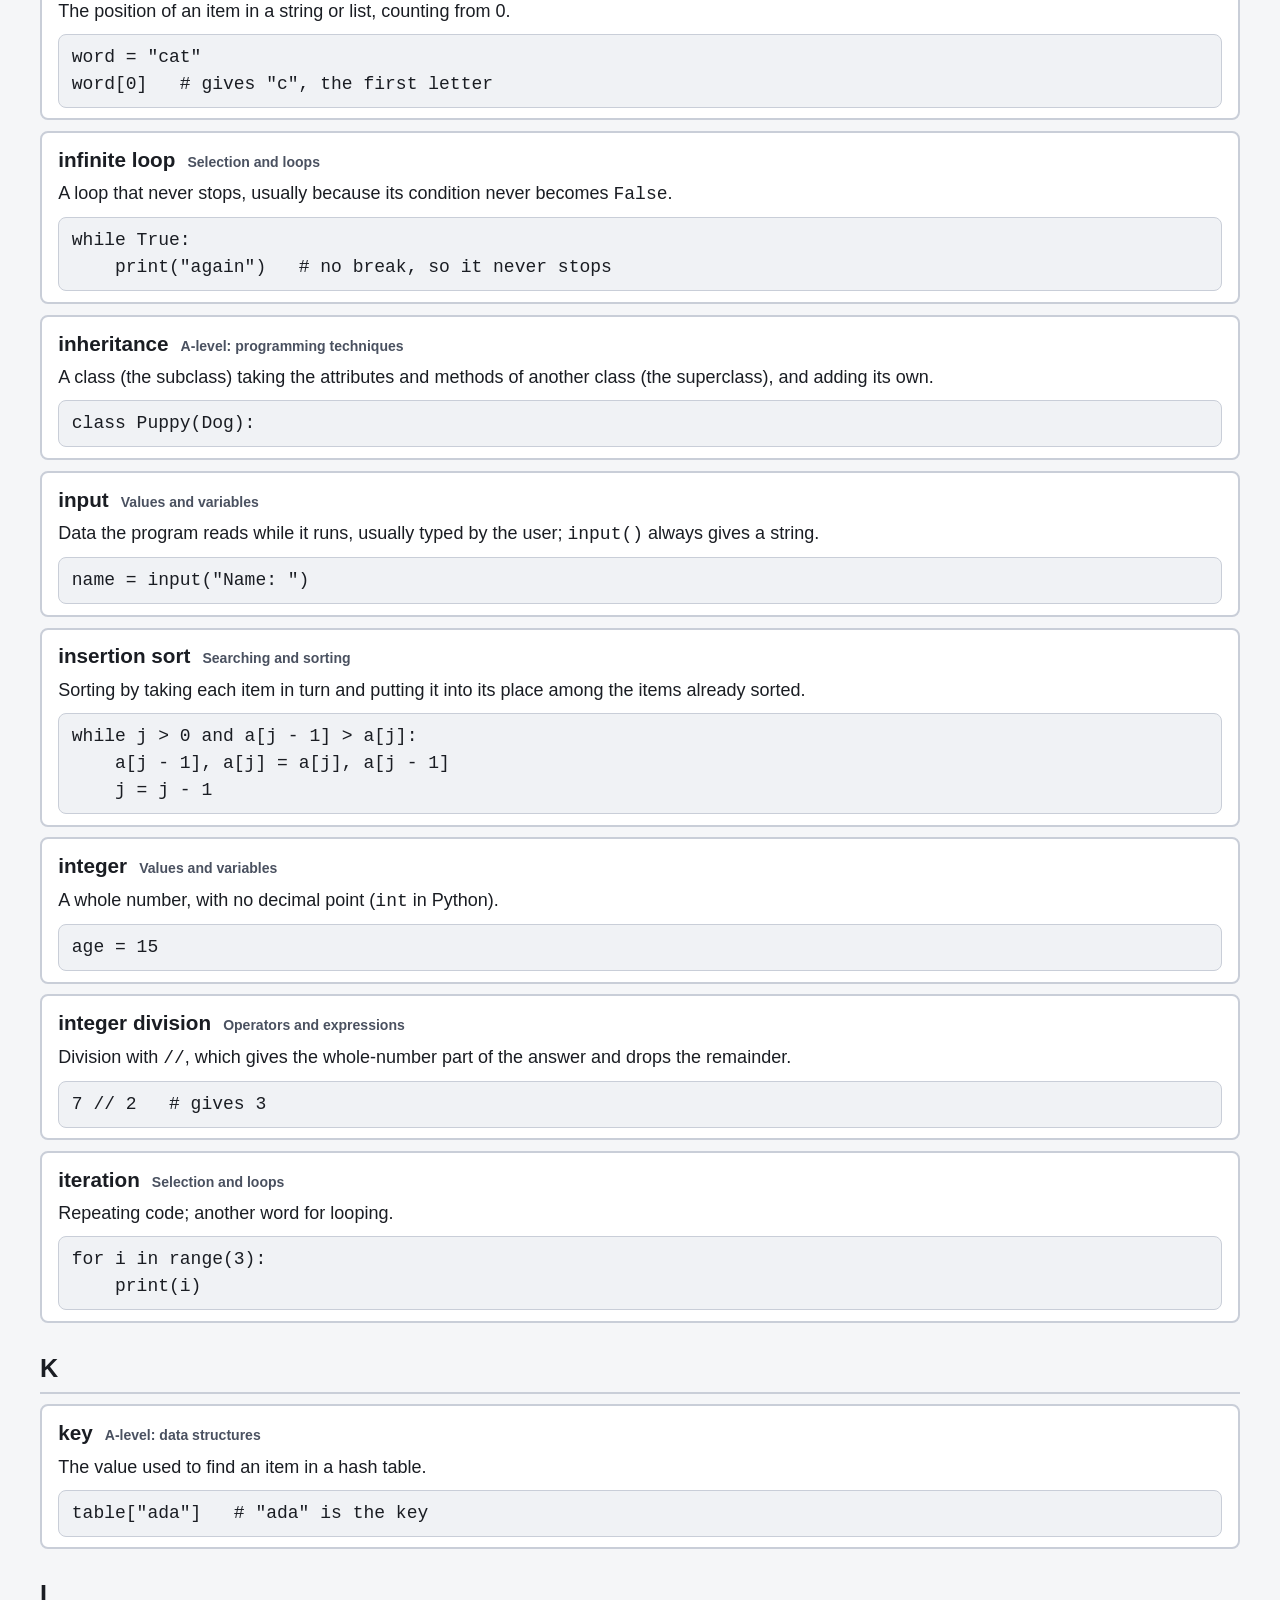
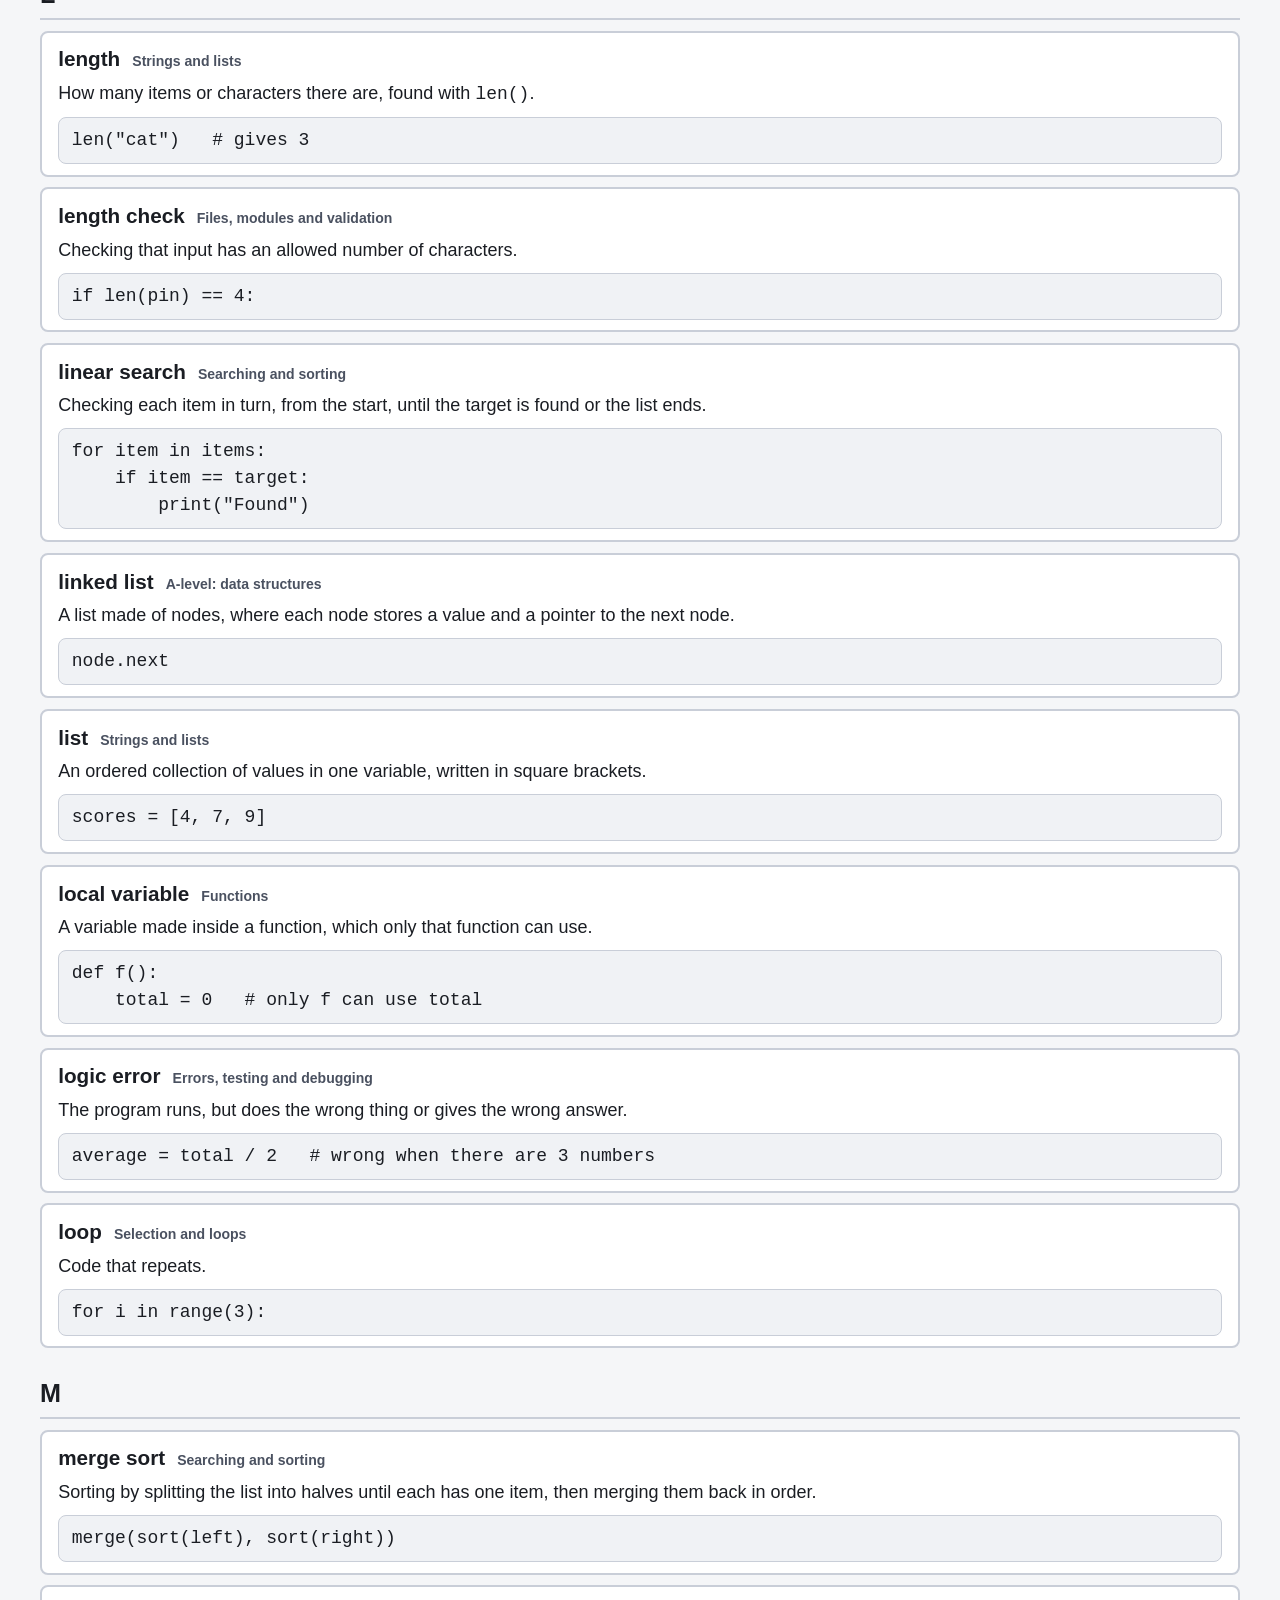
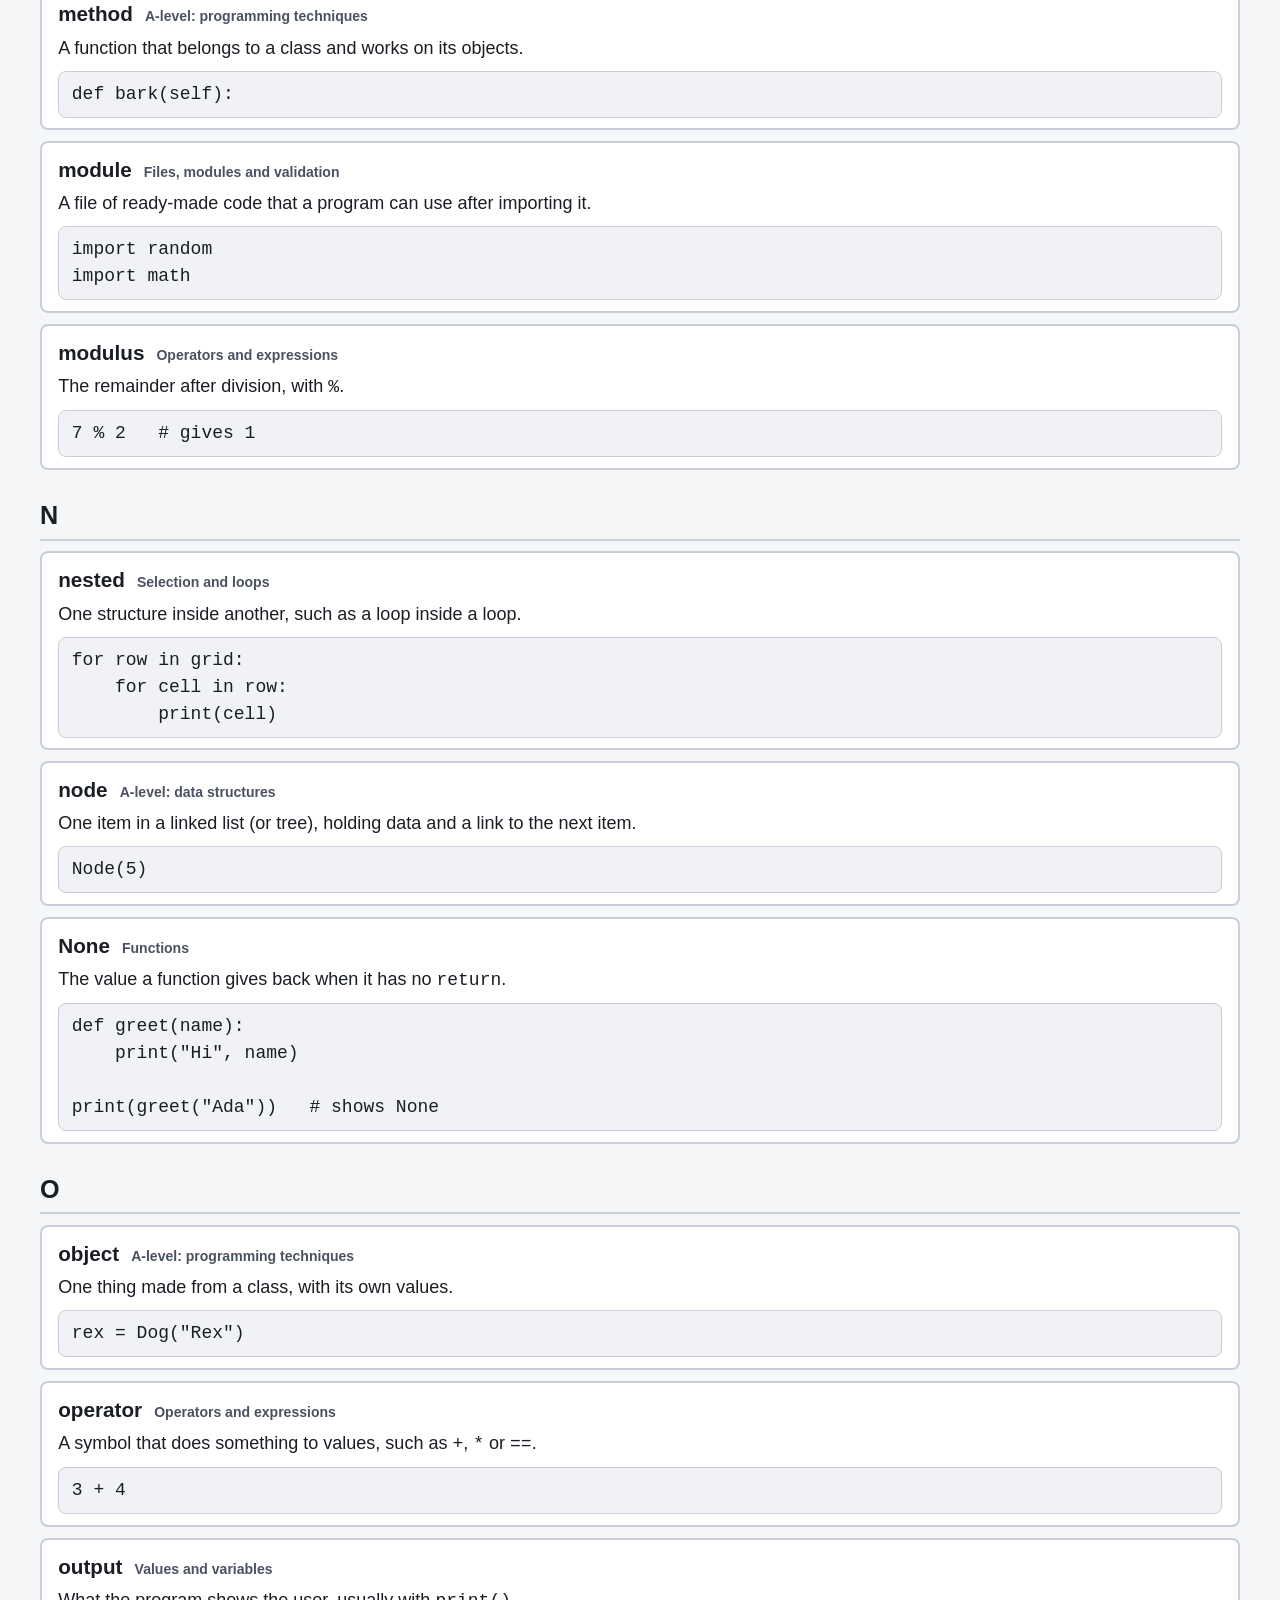
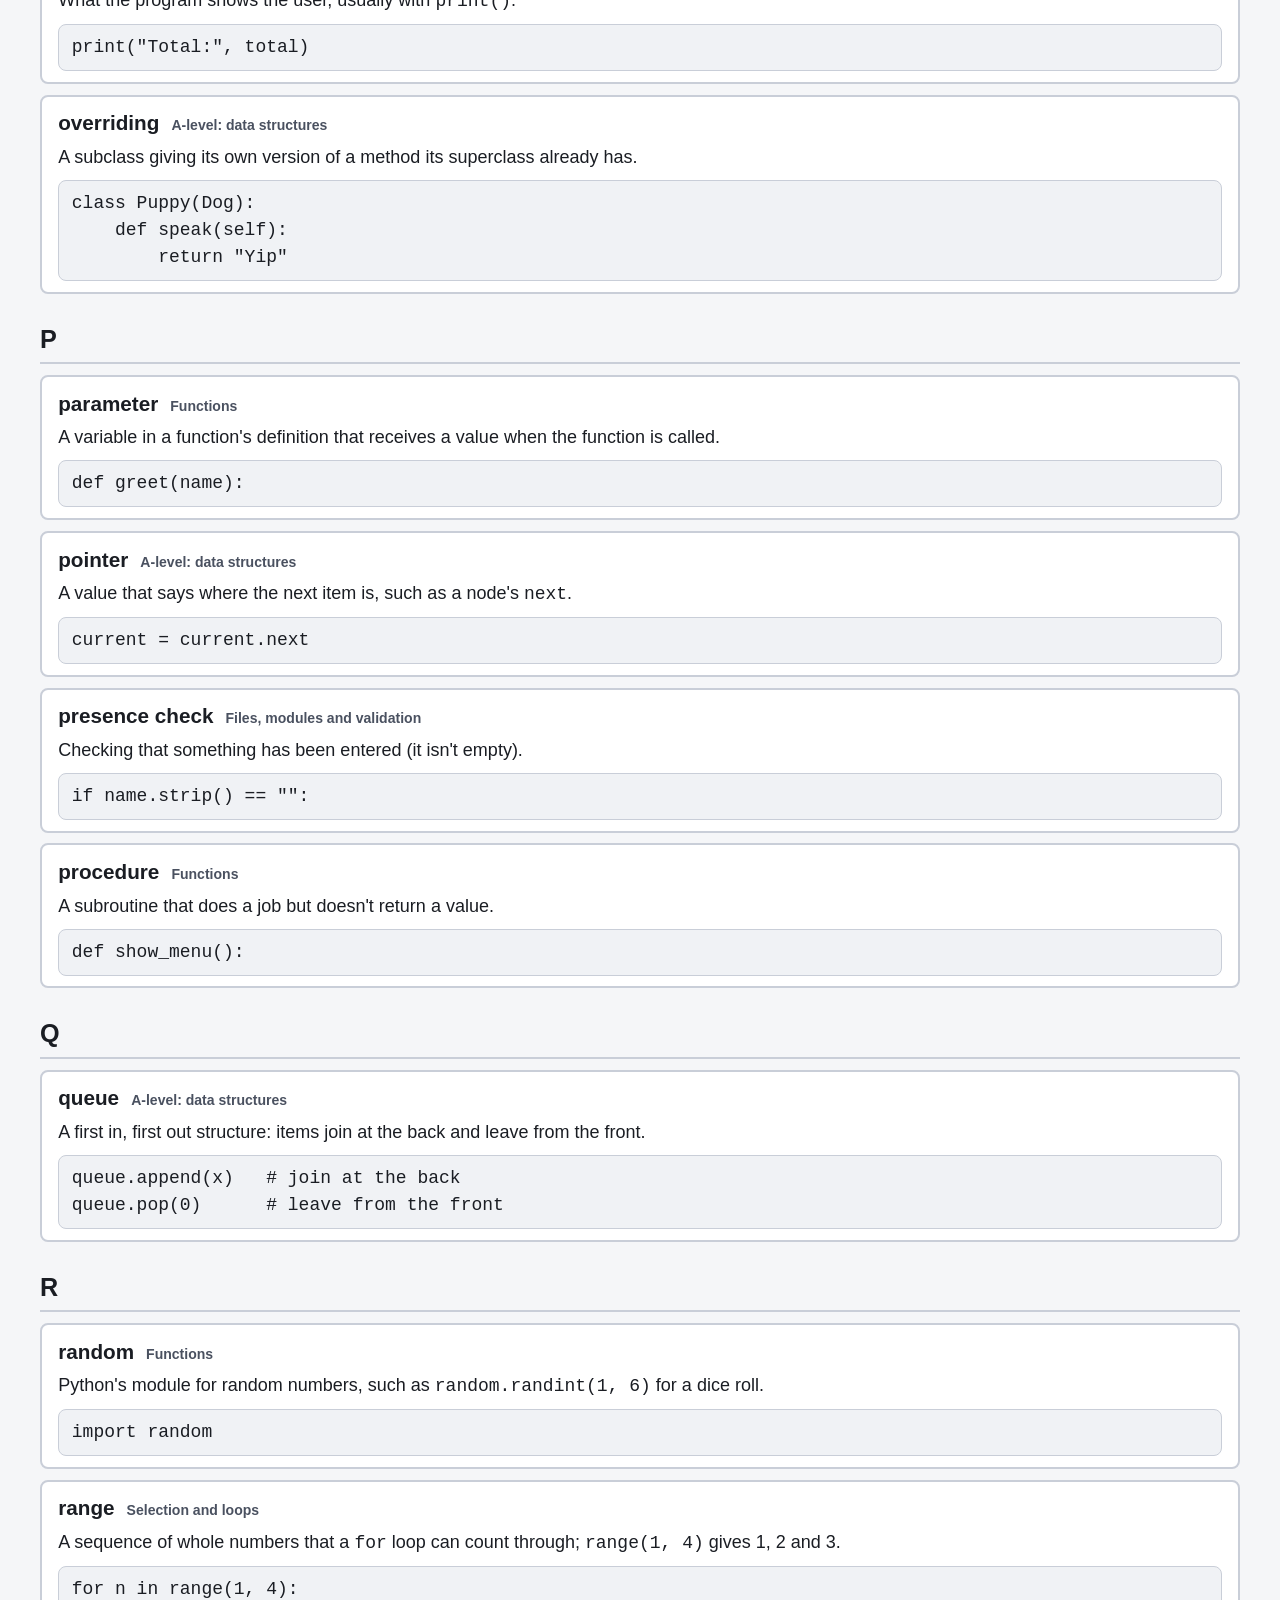
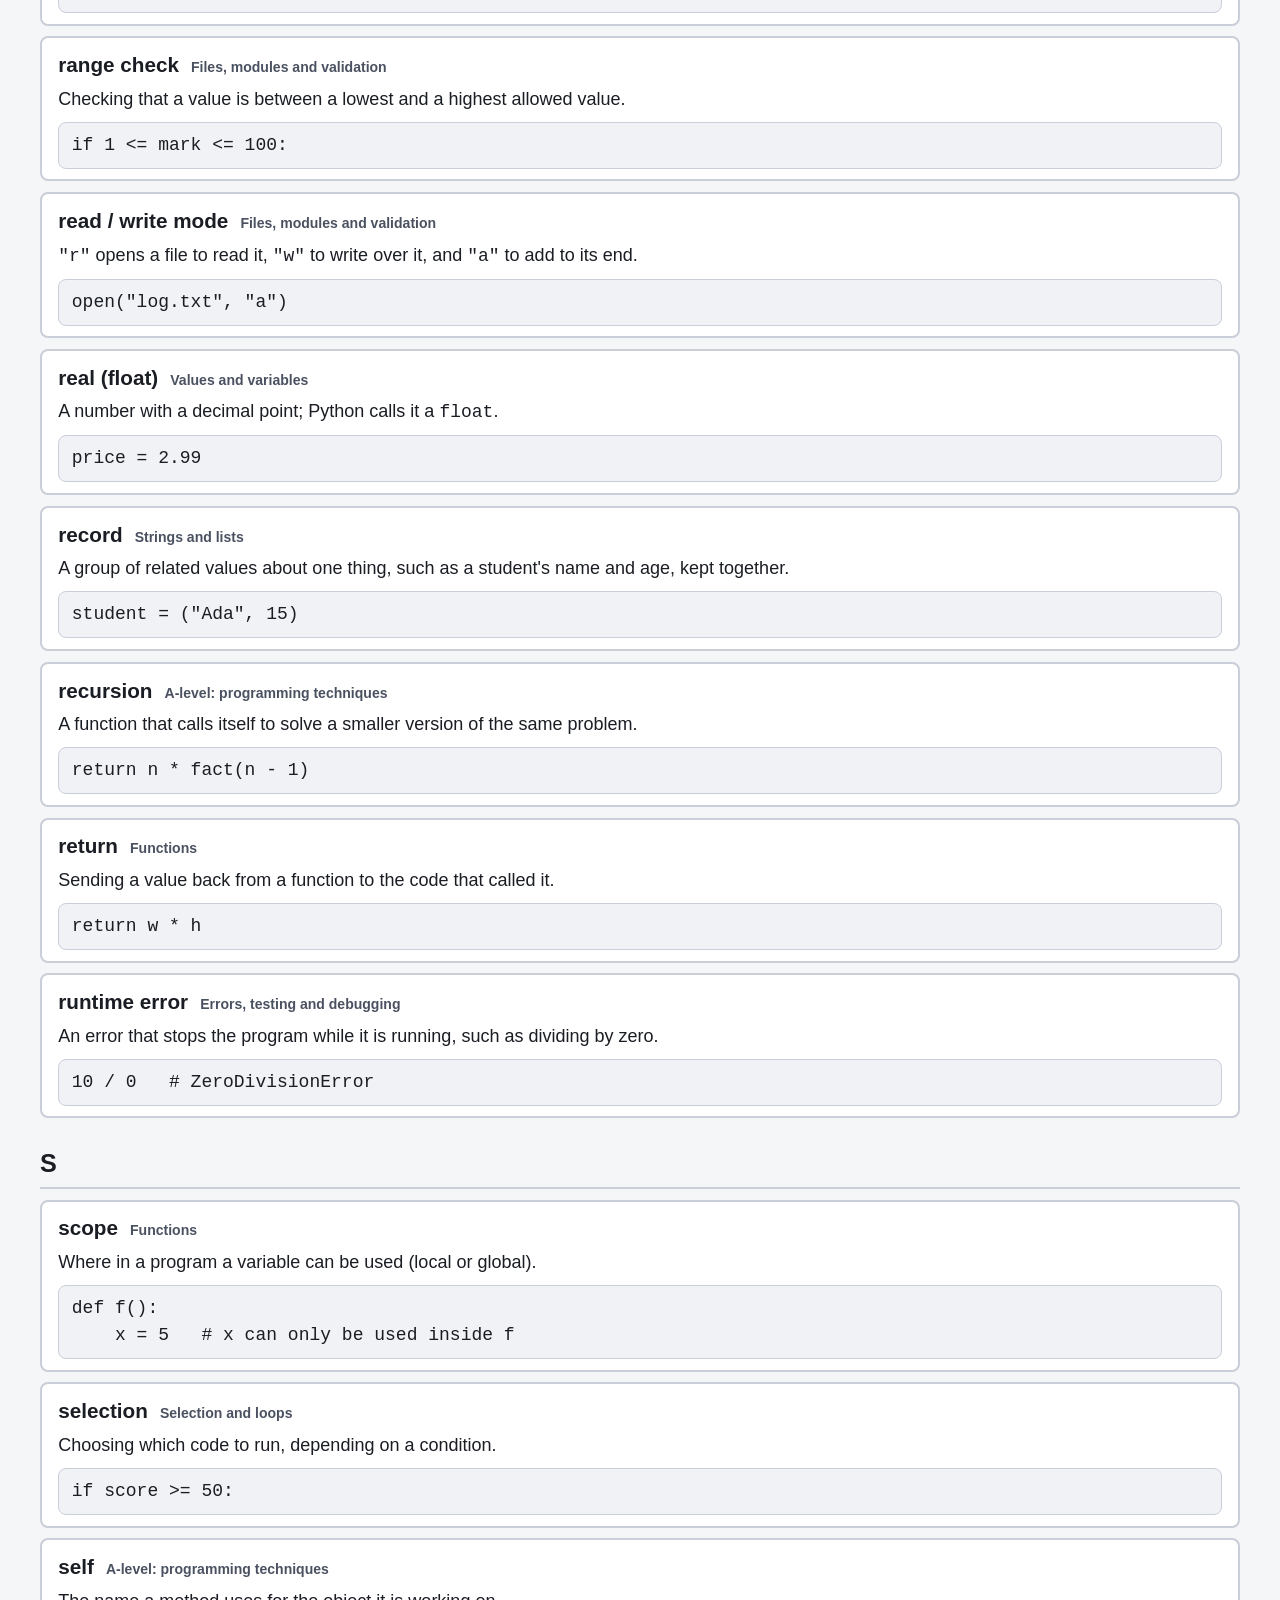
<file: glossary.html>
<!DOCTYPE html>
<html lang="en-GB">
<head>
  <meta charset="utf-8">
  <meta name="viewport" content="width=device-width, initial-scale=1">
  <title>Glossary – Pythons and Ladders</title>
  <link rel="icon" type="image/png" href="assets/logo/icon-light.png">
  <link rel="stylesheet" href="styles.css">
  <!-- The glossary (prompt 27): plain content from glossary.json, shown by glossary.js. It needs no sign-in and no
       server (none of the server scripts are loaded here), so it works the same in local mode, for students and teachers. -->
  <script src="store.js"></script>
</head>
<body>
  <a class="skip-link" href="#main">Skip to content</a>

  <header class="site-header">
    <div class="wrap header-inner">
      <h1><a href="app.html" class="home-link">Pythons and Ladders</a> <span class="unit-crumb">· Glossary</span></h1>
      <div class="header-tools" role="group" aria-label="Display settings">
        <a href="app.html" id="gloss-back">← Back to your units</a>
        <span id="display-tools"></span>
      </div>
    </div>
  </header>

  <main id="main" class="wrap home glossary" tabindex="-1">
    <h2 id="gloss-h" class="gloss-title">Glossary</h2>
    <p>Python words used in the tasks and hints. Each one has a short meaning and an example.</p>
    <div class="gloss-search-row">
      <label for="gloss-search" class="editor-label">Search the glossary</label>
      <input type="search" id="gloss-search" class="text-input" autocomplete="off" spellcheck="false" aria-describedby="gloss-status">
      <p id="gloss-status" class="small" role="status">Loading…</p>
    </div>
    <nav id="gloss-letters" class="gloss-letters" aria-label="Jump to a letter"></nav>
    <div id="gloss-list" class="gloss-list"></div>
  </main>

  <script src="glossary.js"></script>
</body>
</html>
</file>
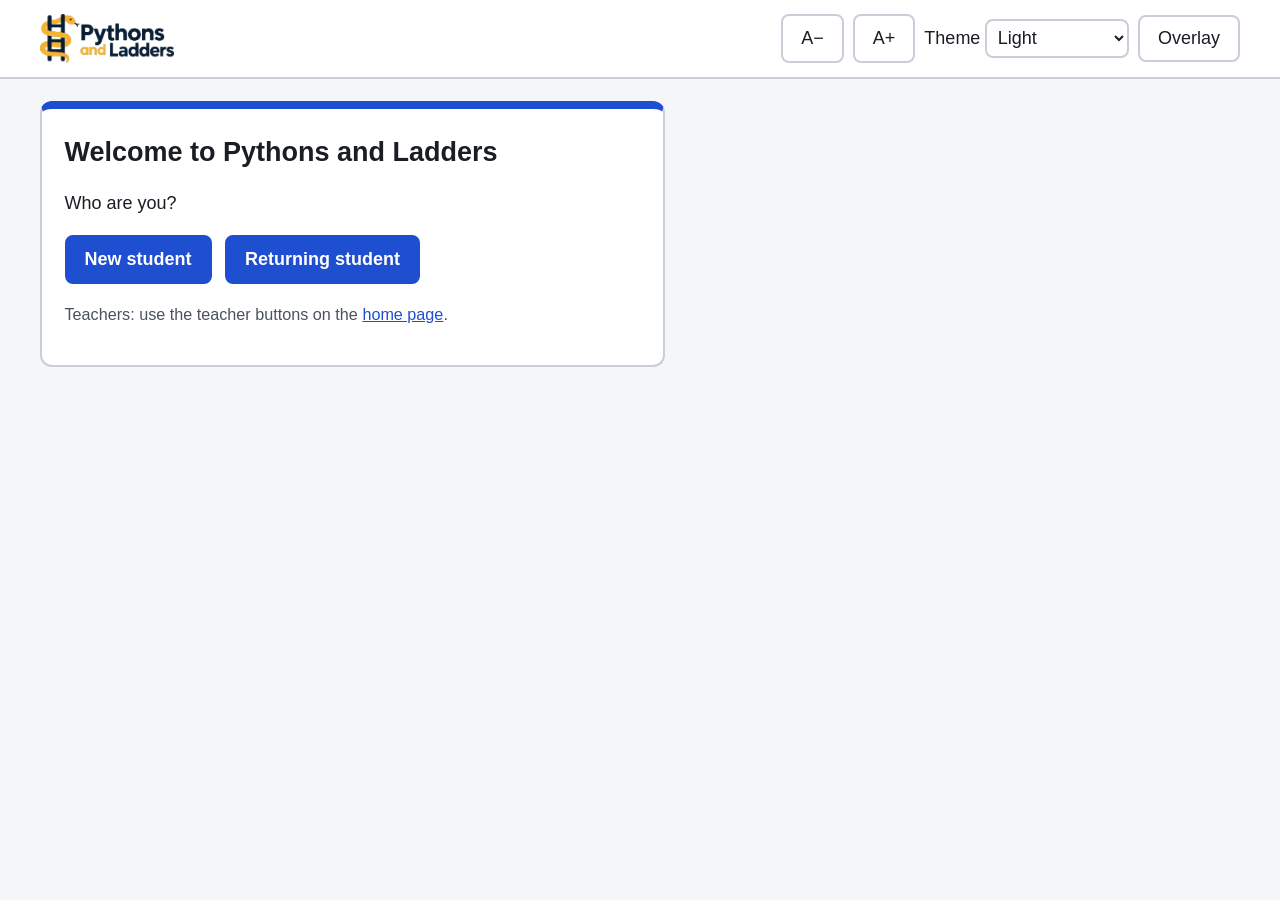
<file: leaderboard.html>
<!DOCTYPE html>
<html lang="en-GB">
<head>
  <meta charset="utf-8">
  <meta name="viewport" content="width=device-width, initial-scale=1">
  <title>Leaderboard – Pythons and Ladders</title>
  <link rel="icon" type="image/png" href="assets/logo/icon-light.png">
  <link rel="stylesheet" href="styles.css">
  <script src="store.js"></script>
  <script src="config.js"></script>
  <script src="backend-rows.js"></script>
  <script src="backend.js"></script>
</head>
<body>
  <a class="skip-link" href="#main">Skip to content</a>

  <header class="site-header">
    <div class="wrap header-inner">
      <h1><a href="app.html" class="home-link">Pythons and Ladders</a> <span class="unit-crumb">· Leaderboard</span></h1>
      <div class="header-tools" role="group" aria-label="Student and display settings">
        <span class="student-chip">Hi, <strong id="student-name"></strong></span>
        <a href="app.html">← All units</a>
        <span id="display-tools"></span>
      </div>
    </div>
  </header>

  <main id="main" class="wrap home" tabindex="-1">
    <section aria-labelledby="lb-h">
      <h2 id="lb-h">Your class's leaderboard</h2>
      <p id="lb-status" role="status" class="loading">Loading…</p>
      <div id="lb-body" hidden>
        <!-- The separate totals, then the combined total (prompt 23): secured + level + programme points + re-secure bonus. -->
        <div class="task-card points-summary" aria-label="Your points">
          <p class="stat"><strong id="me-secured"></strong> secured points</p>
          <p class="stat"><strong id="me-level"></strong> level points</p>
          <p class="stat"><strong id="me-programme"></strong> programme points</p>
          <p class="stat"><strong id="me-bonus"></strong> re-secure bonus</p>
          <p class="stat"><strong id="me-total"></strong> your points</p>
          <p class="stat"><strong id="me-gain"></strong> in the last 14 days</p>
        </div>
        <p id="me-programmes" class="small"></p>
        <p class="small" id="points-rule">Each unit gives up to 300 points.
          Secured points: up to 200. You get 2 points for each percent of a secured unit's score, so 100% gives 200 and 50% gives 100.
          Level points: up to 100. You get 10 points for each level, so level 10 gives 100.
          A unit you haven't started, or still have the quick check to do in, gives 0 level points.</p>
        <p class="small" id="extra-rule">Two more totals come on top of that.
          Programme points: each level 10 writing task you pass in endless mode gives 50 points the first time. Each hint takes off 10, and "Show me how" counts as a hint. You always get at least 10. Passing it again gives nothing.
          Re-secure bonus: each time a unit drops and you bring it back to 100%, you get a star and 10 points. A unit can have up to 5 stars, so up to 50 points.
          Your points are all four added together.</p>
        <div class="boards">
          <section class="board" aria-labelledby="board-overall-h">
            <h3 id="board-overall-h">Most points</h3>
            <p class="small">Everyone's points: all four totals added together.</p>
            <div id="board-overall"></div>
          </section>
          <section class="board" aria-labelledby="board-improving-h">
            <h3 id="board-improving-h">Most improved</h3>
            <p class="small">Secured and level points gained in the last 14 days.</p>
            <div id="board-improving"></div>
          </section>
        </div>
        <p class="small">Your row is highlighted. Students with the same points share a place. Only nicknames are shown.</p>
      </div>
    </section>
  </main>

  <script src="curriculum.js"></script>
  <script src="secured.js"></script>
  <script src="leaderboard.js"></script>
</body>
</html>
</file>
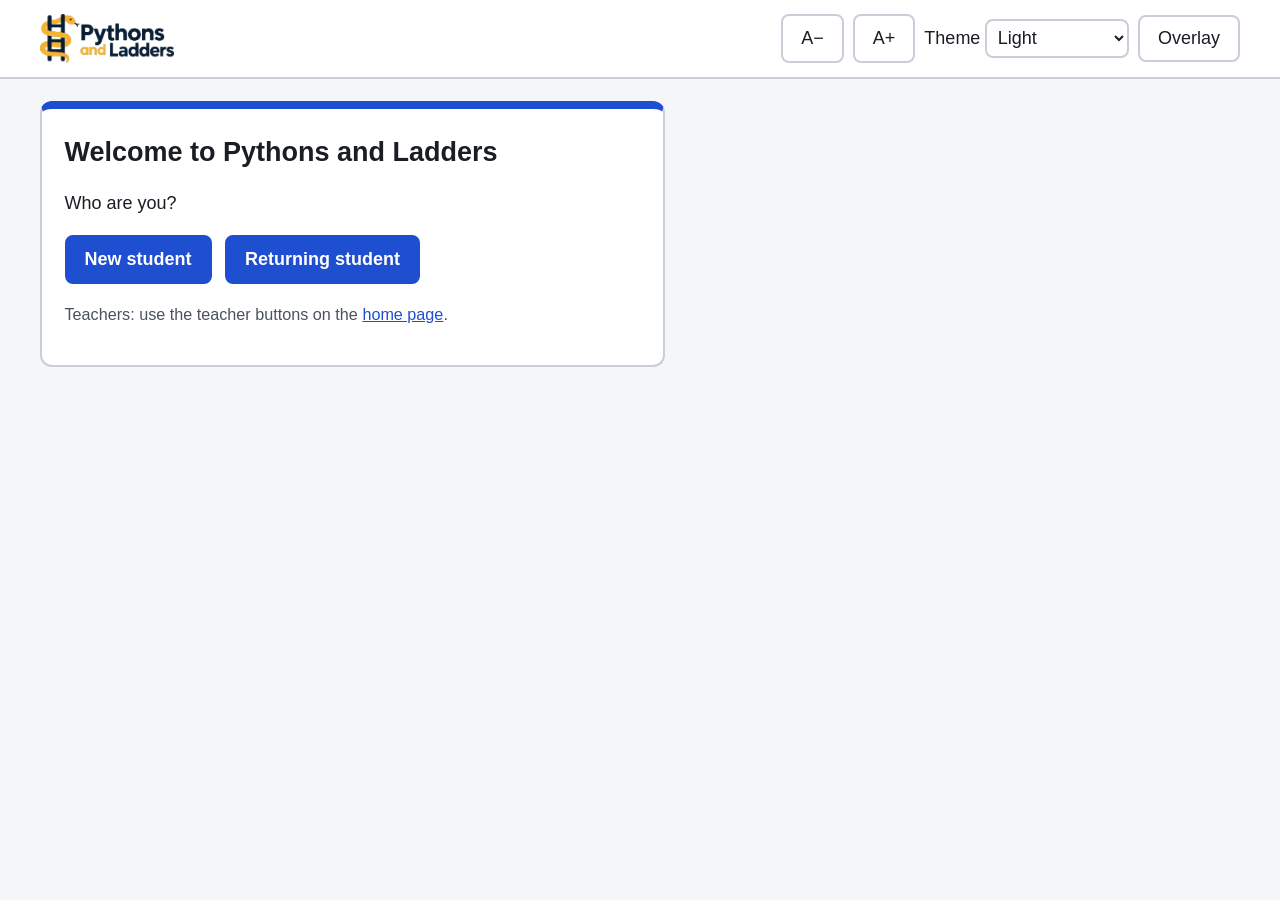
<file: progress.html>
<!DOCTYPE html>
<html lang="en-GB">
<head>
  <meta charset="utf-8">
  <meta name="viewport" content="width=device-width, initial-scale=1">
  <title>My Progress – Pythons and Ladders</title>
  <link rel="icon" type="image/png" href="assets/logo/icon-light.png">
  <link rel="stylesheet" href="styles.css">
  <script src="store.js"></script>
  <script src="config.js"></script>
  <script src="backend-rows.js"></script>
  <script src="backend.js"></script>
</head>
<body>
  <a class="skip-link" href="#main">Skip to content</a>

  <header class="site-header">
    <div class="wrap header-inner">
      <h1><a href="app.html" class="home-link">Pythons and Ladders</a> <span class="unit-crumb">· My progress</span></h1>
      <div class="header-tools" role="group" aria-label="Student and display settings">
        <span class="student-chip">Hi, <strong id="student-name"></strong></span>
        <a href="app.html">← All units</a>
        <span id="display-tools"></span>
      </div>
    </div>
  </header>

  <main id="main" class="wrap home" tabindex="-1">
    <section id="overview" aria-labelledby="overview-h">
      <h2 id="overview-h">My progress</h2>
      <nav class="menu-links" aria-label="Help and glossary"><a href="app.html#help" id="tour-help" class="menu-link">Help: show me around again</a> <a href="glossary.html" class="menu-link">Glossary</a></nav>
      <p id="score-rule">A unit's score goes down a little each week unless you pass its level 10 challenge with no hints.</p>
      <p class="small">A skill is <strong>mastered</strong> when you pass <span id="secured-rule"></span>. Select a unit to see each skill.</p>
      <!-- Endless mode's programmes and the stars (prompt 23) -->
    <p id="programmes-count" class="programmes-count"></p>
    <p class="small">A unit gets a star each time it drops and you bring it back to 100%. It can have up to 5 stars.</p>
    <ul id="progress-cards" class="unit-list"><li class="loading">Loading…</li></ul>
    </section>

    <section id="detail" hidden aria-labelledby="detail-h">
      <p><a href="#" id="back-link">← All units</a></p>
      <h2 id="detail-h" tabindex="-1"></h2>
      <p id="detail-summary"></p>
      <ul id="skill-list" class="skill-list"></ul>
      <p><a id="practise-link" class="menu-link" href="#">Practise this unit</a></p>
    </section>
  </main>

  <script src="curriculum.js"></script>
  <script src="app.js"></script>
  <script src="secured.js"></script>
  <script src="progress.js"></script>
</body>
</html>
</file>
<file: styles.css>
/* ---------- Theme tokens ----------
   Every colour on every page comes from these tokens. There are three themes:
   light (default), dark and contrast (high contrast), set by data-theme on <html>.
   tests/validate.js reads these three blocks and checks WCAG AA contrast for text. */
:root, :root[data-theme="light"] {
  --font-scale: 1;
  --bg: #f5f6f8;
  --card: #ffffff;
  --text: #1a1d23;
  --muted: #4a5160;
  --border: #c9ced8;
  --focus: #ffbf00;
  --focus-ring: #1a1d23;
  --code-bg: #f0f2f5;
  --primary: #1f4fd1;
  --primary-text: #ffffff;
  --link: #1f4fd1;
  --pass: #157a3c;
  --pass-bg: #e6f4ea;
  --fail: #b3261e;
  --fail-bg: #fdecea;
  --on-danger: #ffffff;
  --up-bg: #e6f4ea;
  --down-bg: #fff4e0;

  /* Task type colours, used as backgrounds behind --on-type text */
  --fill: #1f5fbf;
  --parsons: #7a2fb5;
  --predict: #b54708;
  --write: #13723a;
  --trace: #0f6b75;
  --on-type: #ffffff;
  /* Exam Mode's own accent (exam.html, decision 16): a background behind --on-exam text, and --exam-ink as text */
  --exam: #8a1538;
  --on-exam: #ffffff;
  --exam-ink: #8a1538;

  --tok-k: #8a1fb0;
  --tok-s: #0b6b2f;
  --tok-n: #a33a00;
  --tok-c: #5b6270;
  --tok-f: #1f4fd1;
  --selection: #c7d6ff;
  --glow: #b8860b;          /* gold border of a completed unit card */
  --glow-outer: #f5c518;    /* the soft glow around it */
  /* Unit colours (secured.js): the same in every theme, always with a label, so colour is never the only signal.
     Two ramps: the freshness ramp for a secured unit (gold, light blue, blue, indigo: no red, a secured unit never
     falls below 50%) and the level ramp for a placed unit that isn't secured (red, amber, green, light green).
     Ink: dark on the light chips, white on the dark ones (contrast checked in tests/features.js). */
  --rag-ink: #111111;
  --rag-ink-light: #ffffff;
  --rag-gold: #ffd34d;      /* 100% Secured (glowing) */
  --rag-gold-glow: #f5c518;
  --rag-fresh: #a9d6ff;     /* 90% Fresh: light blue */
  --rag-fading: #1f63c6;    /* 80% Fading: blue */
  --rag-soon: #3f2f9e;      /* 50-70% Revisit soon: indigo */
  --lvl-red: #c62828;       /* levels 1-3 */
  --lvl-amber: #f5a524;     /* levels 4-6 */
  --lvl-green: #4fcb7d;     /* levels 7-9 */
  --lvl-top: #a8f0c4;       /* level 10: light green */
  --rag-none: #d0d4dc;      /* grey: placement to do (teacher view's Freshness) */
  --placement-bg: #ffffff;  /* "Placement to do" (student cards): a dashed blue outline, blue text */
  --placement-ink: #1f4fd1;
  color-scheme: light;
}

:root[data-theme="dark"] {
  --bg: #121418;
  --card: #1c1f26;
  --text: #e8eaf0;
  --muted: #b4bac6;
  --border: #4a5160;
  --focus: #ffbf00;
  --focus-ring: #e8eaf0;
  --code-bg: #24282f;
  --primary: #8ab4ff;
  --primary-text: #0b1220;
  --link: #8ab4ff;
  --pass: #6fdc8c;
  --pass-bg: #14301d;
  --fail: #ff8a80;
  --fail-bg: #3a1614;
  --on-danger: #1a0705;
  --up-bg: #14301d;
  --down-bg: #3a2a10;
  --fill: #8cc4ff;
  --parsons: #d4a8ff;
  --predict: #ffb46b;
  --write: #7ee2a0;
  --trace: #7fd8e0;
  --on-type: #0b1220;
  --exam: #ff9ab4;
  --on-exam: #0b1220;
  --exam-ink: #ff9ab4;
  --tok-k: #d6a8ff;
  --tok-s: #8fe0a3;
  --tok-n: #ffb27a;
  --tok-c: #a3abb9;
  --tok-f: #8ab4ff;
  --selection: #34496e;
  --glow: #ffd54a;
  --glow-outer: #b38600;
  color-scheme: dark;
}

:root[data-theme="contrast"] {
  --bg: #000000;
  --card: #000000;
  --text: #ffffff;
  --muted: #ffffff;
  --border: #ffffff;
  --focus: #ffff00;
  --focus-ring: #ffff00;
  --code-bg: #111111;
  --primary: #ffff00;
  --primary-text: #000000;
  --link: #ffff00;
  --pass: #7dff9c;
  --pass-bg: #000000;
  --fail: #ff8f8f;
  --fail-bg: #000000;
  --on-danger: #000000;
  --up-bg: #000000;
  --down-bg: #000000;
  --fill: #8cc4ff;
  --parsons: #e2b0ff;
  --predict: #ffb46b;
  --write: #7dff9c;
  --trace: #80f0ff;
  --on-type: #000000;
  --exam: #ffa3c0;
  --on-exam: #000000;
  --exam-ink: #ffa3c0;
  --tok-k: #ffb3ff;
  --tok-s: #9dffb0;
  --tok-n: #ffd27a;
  --tok-c: #d0d0d0;
  --tok-f: #9cd0ff;
  --selection: #4d4d00;
  --glow: #ffd700;
  --glow-outer: #ffd700;
  color-scheme: dark;
}

/* ---------- Base ---------- */
html { font-size: calc(112.5% * var(--font-scale)); } /* 18px at default */
body {
  margin: 0;
  background: var(--bg);
  color: var(--text);
  font-family: "Segoe UI", Arial, Helvetica, sans-serif;
  line-height: 1.5;
}
.wrap { max-width: 1200px; margin: 0 auto; padding-inline: 1rem; }

:focus-visible {
  outline: 3px solid var(--focus-ring);
  outline-offset: 2px;
  box-shadow: 0 0 0 6px var(--focus);
}

.skip-link { position: absolute; left: -999px; top: 0; background: var(--card); color: var(--text); padding: .5rem 1rem; z-index: 10; }
.skip-link:focus { left: 1rem; }

a { color: var(--link); }

kbd {
  font-family: Consolas, "Courier New", monospace;
  border: 1px solid var(--border);
  border-radius: 4px;
  padding: 0 .3em;
  background: var(--code-bg);
}

/* ---------- Header ---------- */
.site-header { background: var(--card); border-bottom: 2px solid var(--border); }
.header-inner { display: flex; flex-wrap: wrap; align-items: center; justify-content: space-between; gap: .75rem; padding-block: .75rem; }
.site-header h1 { font-size: 1.4rem; margin: 0; }
.header-tools { display: flex; flex-wrap: wrap; gap: .5rem; align-items: center; }

/* ---------- Buttons ---------- */
button {
  font: inherit;
  font-size: 1rem;
  padding: .5rem 1rem;
  border-radius: 8px;
  border: 2px solid var(--border);
  background: var(--card);
  color: var(--text);
  cursor: pointer;
  min-height: 2.5rem;
}
button:hover:not(:disabled):not([aria-disabled="true"]) { border-color: var(--text); }
button:disabled { opacity: .55; cursor: not-allowed; }
/* aria-disabled: greyed out but still focusable (the greyed "Show me how" and its tooltip). Greyed with theme colours,
   not opacity, so its focus ring stays at full strength. */
button[aria-disabled="true"] { color: var(--muted); background: var(--code-bg); border-color: var(--border); border-style: dashed; cursor: not-allowed; }

/* ---------- Dialog ("Unit secured at 100%", app.js openSecuredDialog) ----------
   Over the whole page, centred, at most 28rem wide and the screen's width less 32px (16px each side on a phone).
   Theme colours only: the page behind is dimmed (light: the text colour at half opacity); the box is a card with a gold top. */
.modal-backdrop { position: fixed; inset: 0; z-index: 50; display: flex; align-items: center; justify-content: center; padding: 16px; box-sizing: border-box; }
.modal-backdrop::before { content: ""; position: absolute; inset: 0; background: var(--text); opacity: .5; }
/* Dark and high contrast: their text colour is light, so the page is dimmed with the (dark) background colour instead. */
:root[data-theme="dark"] .modal-backdrop::before, :root[data-theme="contrast"] .modal-backdrop::before { background: var(--bg); opacity: .8; }
.modal {
  position: relative; box-sizing: border-box; width: 100%; max-width: 28rem; max-height: calc(100vh - 32px); overflow-y: auto;
  background: var(--card); color: var(--text); border: 2px solid var(--border); border-top: 8px solid var(--glow); border-radius: 12px;
  padding: 1.1rem 1.25rem 1.25rem;
}
.modal-title { margin: 0 0 .5rem; font-size: 1.3rem; }
.modal-title:focus { outline: 3px solid var(--focus-ring); outline-offset: 3px; border-radius: 4px; }
.modal p { margin: 0; line-height: 1.5; }
/* "Assignment complete": the breakdown, one line each; the last line is the grade. */
.modal-stats { margin: 0; padding-left: 1.25rem; line-height: 1.6; }
.modal-stats li:last-child { font-weight: 700; }
.modal-actions { display: flex; flex-wrap: wrap; gap: .6rem; margin-top: 1.1rem; }
.modal-actions button { flex: 1 1 10rem; }

/* ---------- Tooltip (the greyed "Show me how": "Available after two wrong attempts") ----------
   Shown on mouse hover, on keyboard focus and, for a tap on a phone, for 4 seconds (.tip-open, app.js); Esc hides it
   (.tip-hide). Below the button, at most the screen's width less 2rem, and app.js placeTip moves it left if it would
   run off the right edge. Theme colours only: the page's text colour as its background. */
.tip-wrap { position: relative; display: inline-flex; }
.tip-wrap[hidden] { display: none; }
.tooltip {
  position: absolute; top: calc(100% + 6px); left: 0; z-index: 5;
  width: max-content; max-width: min(18rem, calc(100vw - 2rem)); box-sizing: border-box;
  padding: .4rem .65rem; border-radius: 6px; border: 2px solid var(--focus-ring);
  background: var(--text); color: var(--bg);
  font-size: .9rem; line-height: 1.35; font-weight: 600; white-space: normal;
  visibility: hidden; opacity: 0; transition: opacity .12s; pointer-events: none;
}
.tip-wrap:hover .tooltip, .tip-wrap:focus-within .tooltip, .tip-wrap.tip-open .tooltip { visibility: visible; opacity: 1; }
.tip-wrap.tip-hide .tooltip { visibility: hidden; opacity: 0; }
@media (prefers-reduced-motion: reduce) { .tooltip { transition: none; } }
button.primary { background: var(--primary); border-color: var(--primary); color: var(--primary-text); font-weight: 600; }
button.danger { background: var(--fail); border-color: var(--fail); color: var(--on-danger); }

/* ---------- Layout ---------- */
.layout { display: grid; grid-template-columns: minmax(0, 1fr) 18rem; gap: 1.25rem; padding-block: 1.25rem; align-items: start; }
/* One column on a narrow screen. minmax(0, 1fr), not 1fr: a long code line (a program shown, the expected output, the
   editor) then scrolls inside its own box instead of widening the whole page (2026-11, found with Debugging (GCSE)). */
@media (max-width: 900px) { .layout { grid-template-columns: minmax(0, 1fr); } }

.task-card, .side-panel {
  background: var(--card);
  border: 2px solid var(--border);
  border-radius: 12px;
  padding: 1.25rem;
}
.task-card { border-top-width: 8px; }
.task-card.type-fill { border-top-color: var(--fill); }
.task-card.type-parsons { border-top-color: var(--parsons); }
.task-card.type-predict { border-top-color: var(--predict); }
.task-card.type-write, .task-card.type-scratch { border-top-color: var(--write); }
.task-card.type-trace { border-top-color: var(--trace); }
.task-card.type-partial-parsons { border-top-color: var(--parsons); }
.task-card:focus { outline: none; }

/* ---------- Type banner ---------- */
.type-banner {
  display: flex; flex-wrap: wrap; align-items: center; gap: .5rem 1rem;
  border-radius: 8px; padding: .5rem .75rem; margin-bottom: 1rem;
  color: var(--on-type);
}
.type-banner.big { padding: 1rem 1.25rem; }
.type-banner.big .type-label { font-size: 1.35rem; }
.type-label { font-weight: 800; letter-spacing: .06em; text-transform: uppercase; }
.type-how { font-size: .95rem; }
.type-banner.type-fill { background: var(--fill); }
.type-banner.type-parsons { background: var(--parsons); }
.type-banner.type-predict { background: var(--predict); }
.type-banner.type-write, .type-banner.type-scratch { background: var(--write); }
.type-banner.type-trace { background: var(--trace); }
.type-banner.type-partial-parsons { background: var(--parsons); }

.task-card h2 { margin: 0 0 .25rem; font-size: 1.5rem; }
.meta { color: var(--muted); margin: 0 0 .75rem; font-size: .9rem; }
.description { font-size: 1.05rem; white-space: pre-line; }
/* A `code span` in a task description (prompt 31): text the program prints or the user types. Every space is kept
   exactly (pre-wrap, so a long one still wraps on a phone instead of scrolling sideways). */
.description code { font-family: Consolas, "Cascadia Mono", "Courier New", monospace; font-size: .95em; white-space: pre-wrap; overflow-wrap: anywhere;
  background: var(--code-bg); border: 1px solid var(--border); border-radius: 4px; padding: 0 .3em; }
/* A description with numbered steps (prompt 32): each line is its own block, with a small gap above each step and each
   example line, so a long write task isn't one dense block on a phone. */
.description .desc-line { display: block; }
.description .desc-step, .description .desc-example { margin-top: .35rem; }
.small { font-size: .9rem; color: var(--muted); }

/* ---------- Code ---------- */
pre, code, textarea, .blank { font-family: Consolas, "Cascadia Mono", "Courier New", monospace; }
pre.code, pre.output, .compare pre, .io-lines pre, .option pre, .worked pre {
  background: var(--code-bg);
  border: 1px solid var(--border);
  border-radius: 8px;
  padding: .75rem 1rem;
  overflow-x: auto;
  font-size: 1rem;
  line-height: 1.6;
  margin: .5rem 0;
  white-space: pre;
}
.tok-k { color: var(--tok-k); font-weight: 600; }
.tok-s { color: var(--tok-s); }
.tok-n { color: var(--tok-n); }
.tok-c { color: var(--tok-c); font-style: italic; }
.tok-f { color: var(--tok-f); }
.nothing { color: var(--muted); font-style: italic; font-family: "Segoe UI", Arial, sans-serif; }

.blank {
  font-size: 1rem;
  padding: .1rem .3rem;
  border: 2px dashed var(--fill);
  border-radius: 4px;
  background: var(--card);
  color: var(--text);
}

.editor-label { font-weight: 600; display: block; margin-bottom: .25rem; }
.editor {
  width: 100%;
  box-sizing: border-box;
  font-size: 1rem;
  line-height: 1.6;
  padding: .75rem;
  border: 2px solid var(--border);
  border-radius: 8px;
  background: var(--code-bg);
  color: var(--text);
  tab-size: 4;
  resize: vertical;
  min-height: 12rem;
}

/* ---------- CodeMirror editor, themed with the same tokens ---------- */
.CodeMirror {
  font-family: Consolas, "Cascadia Mono", "Courier New", monospace;
  font-size: 1rem; line-height: 1.6; height: auto;
  border: 2px solid var(--border); border-radius: 8px;
  background: var(--code-bg); color: var(--text);
}
.CodeMirror-scroll { min-height: 12rem; }
.CodeMirror-focused { outline: 3px solid var(--focus-ring); outline-offset: 2px; box-shadow: 0 0 0 6px var(--focus); }
.CodeMirror-gutters { background: var(--card); border-right: 1px solid var(--border); border-radius: 6px 0 0 6px; }
.CodeMirror-linenumber { color: var(--muted); }
.CodeMirror-cursor { border-left: 2px solid var(--text); }
.CodeMirror-selected, .CodeMirror-focused .CodeMirror-selected, .CodeMirror-line::selection, .CodeMirror-line > span::selection { background: var(--selection); }
.cm-s-default .cm-keyword { color: var(--tok-k); font-weight: 600; }
.cm-s-default .cm-string { color: var(--tok-s); }
.cm-s-default .cm-number { color: var(--tok-n); }
.cm-s-default .cm-comment { color: var(--tok-c); font-style: italic; }
.cm-s-default .cm-builtin { color: var(--tok-f); }
.cm-s-default .cm-variable, .cm-s-default .cm-def, .cm-s-default .cm-operator, .cm-s-default .cm-property,
.cm-s-default .cm-variable-2, .cm-s-default .cm-punctuation { color: var(--text); }
.cm-s-default .cm-error { color: var(--fail); }
.CodeMirror-matchingbracket { color: var(--text) !important; background: var(--down-bg); outline: 2px solid var(--predict); }
.CodeMirror-nonmatchingbracket { color: var(--fail) !important; text-decoration: underline wavy; }

/* ---------- Predict ---------- */
/* min-width: 0 (prompt 36). A fieldset's browser default is min-width: min-content, and a flex item's is auto: either way
   the longest answer used to set the width of the whole page, so a phone scrolled sideways (typ-L1a, 38 to 68px). Now
   the options shrink to the card, and a long answer wraps onto more lines (every space still kept). */
.options { border: none; padding: 0; margin: 1rem 0 0; min-width: 0; min-inline-size: 0; }
.options legend { font-weight: 700; margin-bottom: .5rem; font-size: 1.05rem; }
.option {
  display: flex; align-items: flex-start; gap: .75rem;
  border: 2px solid var(--border); border-radius: 8px;
  padding: .25rem .75rem; margin-bottom: .5rem; cursor: pointer; min-width: 0;
}
.option input { width: 1.25rem; height: 1.25rem; margin-top: 1rem; flex: none; }
.option pre { flex: 1; margin: .4rem 0; min-width: 0; white-space: pre-wrap; overflow-wrap: anywhere; }
/* Each printed line of an answer is a block with a hanging indent (prompt 37): a line too long for the box wraps with its
   continuation indented, so it can't be taken for a second printed line. An empty printed line keeps its height. */
.option pre .out-line { display: block; padding-left: 2ch; text-indent: -2ch; }
.option pre .out-line:empty::before { content: "\200b"; }
/* A code box that scrolls sideways is reachable with Tab (app.js markScrollers): show where the focus is. */
pre[tabindex="0"]:focus-visible { outline: 3px solid var(--focus-ring); outline-offset: 2px; }
.option:has(input:checked) { border-color: var(--predict); border-width: 3px; }
.option.correct { border-color: var(--pass); background: var(--pass-bg); }
.option.wrong { border-color: var(--fail); background: var(--fail-bg); }
.inputs-note kbd { font-size: 1rem; }

/* ---------- Trace tables ---------- */
pre.code.numbered .ln { color: var(--muted); margin-right: 1rem; user-select: none; }
.trace-h { margin: 1rem 0 .25rem; font-size: 1.05rem; }
.trace-wrap { overflow-x: auto; max-width: 100%; margin: .5rem 0; }
.trace-table { border-collapse: collapse; background: var(--card); }
.trace-table th, .trace-table td { border: 1px solid var(--border); padding: .2rem .35rem; text-align: center; min-width: 3.5rem; font-family: Consolas, "Cascadia Mono", "Courier New", monospace; }
.trace-table thead th { background: var(--code-bg); }
.trace-table tbody th { color: var(--muted); font-weight: 600; }
.trace-cell { width: 6ch; min-width: 100%; box-sizing: border-box; font-size: 1rem; padding: .15rem .25rem; border: 2px dashed var(--trace); border-radius: 4px; background: var(--card); color: var(--text); font-family: inherit; text-align: center; }
.trace-cell.wrong { border-style: solid; border-color: var(--fail); background: var(--fail-bg); }
.trace-cell:disabled { border-style: solid; border-color: var(--border); }

/* ---------- Pick the missing line ---------- */
.partial-code .gap { display: inline-block; min-width: 18ch; border: 2px dashed var(--parsons); border-radius: 4px; padding: 0 .3rem; }
.partial-code .gap.empty { color: var(--muted); font-style: italic; }
.pp-options .option code { flex: 1; margin: .5rem 0; white-space: pre-wrap; min-width: 0; overflow-wrap: anywhere; padding-left: 2ch; text-indent: -2ch; } /* prompt 36: as .option pre; prompt 37: hanging indent */
.pp-options .option input { margin-top: .55rem; }
.pp-options .option:has(input:checked) { border-color: var(--parsons); }
.unit-note { margin-top: .25rem; }

/* ---------- The error question (Debugging (GCSE): part 1, then part 2 fixes it) ---------- */
.ek-bug-h, .ek-step { margin: 1rem 0 .25rem; font-size: 1.05rem; }
.error-kind { border: 2px solid var(--border); border-radius: 8px; padding: .5rem .9rem .75rem; margin: 1rem 0; background: var(--card); }
.error-kind h3 { margin: .25rem 0 .5rem; font-size: 1.05rem; }
.error-kind .ek-part { margin-top: .5rem; min-width: 0; }
.error-kind .option { align-items: center; padding: .55rem .75rem; line-height: 1.4; }
.error-kind .option input { margin-top: 0; }
.error-kind .option:has(input:checked) { border-color: var(--primary); }
.error-kind .option.correct { border-color: var(--pass); background: var(--pass-bg); }
.error-kind .option.wrong { border-color: var(--fail); background: var(--fail-bg); }
.ek-line { display: inline-block; max-width: 100%; white-space: pre-wrap; overflow-wrap: anywhere; font-family: Consolas, "Cascadia Mono", "Courier New", monospace;
  font-weight: 400; background: var(--code-bg); border-radius: 4px; padding: 0 .3rem; }
.ek-answers { margin: .5rem 0 0; padding-left: 1.25rem; }
.ek-answers li { margin: .2rem 0; }

/* ---------- Parsons ---------- */
/* minmax(0, 1fr): a long line can't widen its column past the task card (it ran under the side panel); it wraps. */
.parsons { display: grid; grid-template-columns: minmax(0, 1fr) minmax(0, 1fr); gap: 1rem; }
@media (max-width: 700px) { .parsons { grid-template-columns: minmax(0, 1fr); } }
.parsons-col { min-width: 0; }
.parsons-col h3 { margin: .25rem 0 .5rem; font-size: 1.05rem; }
.p-list {
  list-style: none; margin: 0; padding: .5rem;
  min-height: 6rem;
  border: 2px dashed var(--border); border-radius: 8px;
  background: var(--code-bg);
}
.p-list.program { border-color: var(--parsons); border-style: solid; }
/* flex-wrap: a line too long to share its row with the arrow buttons takes the whole row; the buttons go under it. */
.p-line {
  display: flex; flex-wrap: wrap; align-items: center; justify-content: space-between; gap: .5rem;
  background: var(--card);
  border: 2px solid var(--border);
  border-radius: 6px;
  padding: .35rem .5rem;
  margin-bottom: .4rem;
  cursor: grab;
}
/* A long line wraps instead of running off to the side. Its first line starts at the line's indent (--p-indent, set
   in app.js); the rest hang 4ch further in, past the start of the code, so a wrapped line still reads as one line. */
.p-line code {
  flex: 1 1 auto; min-width: 0;
  white-space: pre-wrap; overflow-wrap: anywhere; font-size: .95rem;
  padding-left: calc(var(--p-indent, 0ch) + 4ch); text-indent: -4ch;
}
#p-avail .p-line:hover { border-color: var(--parsons); }
.p-btns { display: flex; gap: .2rem; flex: none; margin-left: auto; }
.p-btns button { padding: .1rem .45rem; min-height: 2rem; font-size: .8rem; }
.p-empty { color: var(--muted); font-style: italic; padding: .5rem; }

/* ---------- Actions, hints, results ---------- */
.actions { display: flex; flex-wrap: wrap; gap: .6rem; margin: 1rem 0; }
.hints { padding-left: 0; list-style: none; }
.hints li {
  background: var(--down-bg);
  border-left: 5px solid var(--predict);
  padding: .5rem .75rem;
  margin-bottom: .4rem;
  border-radius: 4px;
}
:root[data-theme="contrast"] .hints li { border: 2px solid var(--predict); border-left-width: 6px; }

.results h3 { margin: .5rem 0; font-size: 1.1rem; }
.running { font-style: italic; color: var(--muted); }
.success { color: var(--pass); background: var(--pass-bg); font-weight: 700; padding: .6rem .8rem; border-radius: 8px; border: 2px solid var(--pass); }
.problem { color: var(--fail); background: var(--fail-bg); padding: .6rem .8rem; border-radius: 8px; border: 2px solid var(--fail); }
.notice { padding: .6rem .8rem; border-radius: 8px; font-weight: 600; border: 2px solid var(--border); }
.notice-up { background: var(--up-bg); border-color: var(--pass); }
.notice-down { background: var(--down-bg); border-color: var(--predict); }

.test-results { list-style: none; padding: 0; }
.test-results li { border: 2px solid var(--border); border-radius: 8px; padding: .5rem .75rem; margin-bottom: .5rem; }
.test-results li.pass { border-color: var(--pass); background: var(--pass-bg); }
.test-results li.fail { border-color: var(--fail); background: var(--fail-bg); }
.test-results .mark { font-weight: 800; }
.test-results li.pass .mark { color: var(--pass); }
.test-results li.fail .mark { color: var(--fail); }
.inputs { color: var(--muted); font-size: .9rem; margin-left: .5rem; }
.compare { display: grid; grid-template-columns: 1fr 1fr; gap: .75rem; margin-top: .4rem; }
@media (max-width: 600px) { .compare { grid-template-columns: 1fr; } }
.compare pre { background: var(--card); }
.io-lines { display: grid; grid-template-columns: max-content 1fr; gap: .2rem .75rem; align-items: baseline; margin: .5rem 0 0; }
.io-lines dt { font-size: .9rem; font-weight: 700; }
.io-lines dd { margin: 0; min-width: 0; }
/* A failed test's input, expected output and the student's output (TaskView.testResultsHtml). Long output wraps, so
   nothing scrolls sideways on a phone; on a phone each label sits above its value. */
.io-lines pre { background: var(--card); margin: 0; padding: .3rem .6rem; white-space: pre-wrap; overflow-wrap: anywhere; }
.io-lines .error-line { color: var(--fail); font-weight: 700; }
.io-lines .not-run { margin: 0; font-style: italic; }
@media (max-width: 600px) { .io-lines { grid-template-columns: 1fr; } }
.worked { border: 2px solid var(--primary); background: var(--card); border-radius: 8px; padding: .5rem .9rem; margin-top: .75rem; }
.worked h3 { margin-top: .2rem; }
/* The explainer (A-level tasks): one sentence naming the idea, shown after a pass or the second wrong check. */
.explainer { border: 2px solid var(--border); border-left: 6px solid var(--primary); background: var(--card); border-radius: 8px; padding: .5rem .9rem; margin: .75rem 0; }
.explainer p { margin: 0; }
.failure p { margin: .3rem 0; }
.failure .misconception { color: var(--text); background: var(--card); border-radius: 6px; padding: .4rem .6rem; }
.failure .try-next { color: var(--text); }
.tip { margin: .4rem 0 0; }
.error-box { border: 2px solid var(--fail); background: var(--card); border-radius: 8px; padding: .6rem .8rem; margin-top: .5rem; }
.error-box p { margin: .25rem 0 0; }

/* ---------- Placement intro and level buttons ---------- */
.placement-intro { background: var(--up-bg); border: 2px solid var(--primary); border-radius: 8px; padding: .5rem .9rem; margin-bottom: 1rem; }
.placement-intro p { margin: .25rem 0; }
.level-buttons { display: flex; flex-wrap: wrap; gap: .6rem; margin: .75rem 0; }
.level-btn { font-size: .95rem; }

/* ---------- Side panel ---------- */
.side-panel h2 { margin: 0; font-size: 1.1rem; }
.cat-bar { grid-column: 1 / -1; height: .4rem; background: var(--code-bg); border: 1px solid var(--border); border-radius: 999px; overflow: hidden; }
.cat-bar span { display: block; height: 100%; background: var(--primary); }
.cat-tag {
  display: inline-block; font-weight: 700; color: var(--text);
  border: 2px solid var(--border); border-radius: 999px; padding: 0 .55rem; margin-right: .35rem;
}
.streak-info { font-size: .9rem; }
.py-status { font-size: .9rem; }
.keys-help { font-size: .9rem; margin: .75rem 0; }
.keys-help ul { padding-left: 1.1rem; }
.reset-area { margin-top: 1rem; }
.reset-confirm { font-size: .9rem; }
.reset-confirm button { margin: .25rem .25rem 0 0; }
.privacy { font-size: .85rem; color: var(--muted); }
.loading { font-style: italic; }

/* ---------- Landing page, name screen, unit cards ---------- */
.home { padding-block: 1.25rem; }
.home:focus { outline: none; }
.student-chip { font-size: .95rem; }
.home-link { color: inherit; text-decoration: none; }
.unit-crumb { font-weight: 400; }
.name-card { max-width: 32rem; border-top-color: var(--primary); }
.text-input {
  font: inherit; font-size: 1.1rem; width: 100%; box-sizing: border-box;
  padding: .5rem .75rem; border: 2px solid var(--border); border-radius: 8px;
  background: var(--card); color: var(--text);
}
.known-list { list-style: none; padding: 0; display: flex; flex-wrap: wrap; gap: .5rem; }
/* Backend mode: landing choices, the new code and PIN, and the "not saved yet" notice */
.landing-choices { gap: .75rem; }
.login-details { display: grid; grid-template-columns: auto 1fr; gap: .25rem 1rem; font-size: 1.3rem; }
.login-details dd { margin: 0; font-family: Consolas, "Cascadia Mono", "Courier New", monospace; letter-spacing: .08em; }
.class-code { font-family: Consolas, "Cascadia Mono", "Courier New", monospace; letter-spacing: .08em; }
.retention-note { margin-top: 1.5rem; }
.backend-status { margin: 0; padding: .5rem 1rem; background: var(--down-bg); border-bottom: 2px solid var(--predict); color: var(--text); text-align: center; }
.unit-list { list-style: none; padding: 0; display: grid; grid-template-columns: repeat(auto-fill, minmax(16rem, 1fr)); gap: 1rem; }
.unit-card {
  display: block; height: 100%; box-sizing: border-box;
  background: var(--card); color: var(--text); text-decoration: none;
  border: 2px solid var(--border); border-top: 8px solid var(--primary); border-radius: 12px;
  padding: 1rem 1.25rem;
}
a.unit-card { color: var(--text); }
a.unit-card:hover { border-color: var(--primary); }
.unit-card h3, .unit-card h4, .unit-card h5 { margin: 0 0 .25rem; font-size: 1.25rem; }
.unit-card p { margin: .25rem 0; }
/* Stars (prompt 23, secured.js starsHtml): five outlines, one filled each time a unit came back to 100%. The shape and
   the count read out ("3 of 5 stars") carry it, not the colour alone. */
.unit-stars { display: inline-flex; gap: 3px; vertical-align: middle; line-height: 1; }
.unit-stars .star { width: 16px; height: 16px; fill: none; stroke: var(--muted); stroke-width: 1.3; stroke-linejoin: round; }
.unit-stars .star.star-on { fill: var(--rag-gold); stroke: var(--text); }
.unit-stars-row { margin: .4rem 0 0 !important; }
.programmes-count { font-weight: 700; }
.unit-meta { display: flex; flex-wrap: wrap; justify-content: space-between; gap: .25rem 1rem; font-size: .9rem; margin-top: .75rem !important; }
/* Glowing gold card: a level 10 task has been passed in this unit. CSS only; the colours are theme tokens. */
.unit-card.unit-complete, a.unit-card.unit-complete:hover {
  border-color: var(--glow);
  box-shadow: 0 0 0 2px var(--glow), 0 0 14px 4px var(--glow-outer);
  animation: glow-pulse 2.4s ease-in-out infinite;
}
@keyframes glow-pulse {
  0%, 100% { box-shadow: 0 0 0 2px var(--glow), 0 0 6px 1px var(--glow-outer); }
  50% { box-shadow: 0 0 0 2px var(--glow), 0 0 20px 7px var(--glow-outer); }
}
@media (prefers-reduced-motion: reduce) {
  .unit-card.unit-complete, a.unit-card.unit-complete:hover { animation: none; } /* static glow, no pulsing */
}
.complete-note { font-weight: 700; margin-top: .5rem !important; }
.unit-levels { list-style: none; padding: 0; margin: .5rem 0 .75rem; }
.unit-progress { display: grid; gap: .2rem; margin: .5rem 0 .75rem; }
.unit-name { font-weight: 700; }
.menu-links { display: flex; flex-wrap: wrap; gap: .75rem; margin-bottom: 1rem; }

/* ---------- Tutorial overlay (tour.js) ----------
   A card fixed to the bottom of the screen, not a backdrop: the page stays usable, and closing it removes it.
   The control a step is about gets a ring (tour-target). While it is open the page gets room at the bottom
   (tour-open), so every control can be scrolled above the card. */
.tour-card {
  position: fixed; left: 16px; right: 16px; bottom: 16px; z-index: 1000; box-sizing: border-box;
  max-width: 28rem; margin-left: auto; max-height: 50vh; overflow: auto;
  background: var(--card); color: var(--text); border: 3px solid var(--primary); border-radius: 10px; padding: .6rem 1rem .75rem;
}
.tour-card .tour-title { font-size: 1.15rem; margin: .1rem 0 .4rem; }
.tour-card .tour-text { margin: 0 0 .5rem; }
.tour-card .tour-count, .tour-card .tour-where { margin: 0 0 .35rem; color: var(--muted); }
.tour-buttons { display: flex; flex-wrap: wrap; gap: .5rem; margin: .5rem 0 0; }
.tour-buttons .tour-skip { margin-left: auto; }
.tour-target { outline: 4px solid var(--focus); outline-offset: 4px; scroll-margin-top: 5rem; }
body.tour-open { padding-bottom: 55vh; }
/* Phone width (review finding B10): the card is at most a third of the screen tall, and its text scrolls inside it. */
@media (max-width: 600px) {
  .tour-card { max-height: 33vh; }
  body.tour-open { padding-bottom: 38vh; }
}
.tour-reminders { display: grid; gap: .5rem; margin-bottom: 1rem; }
.tour-reminder p { margin: .2rem 0; }
.tour-reminder .teacher-controls { margin-bottom: 0; }
.menu-link {
  display: inline-block; font-weight: 700; text-decoration: none; padding: .5rem 1rem;
  border: 2px solid var(--primary); border-radius: 8px; color: var(--link); background: var(--card);
}
.menu-link:hover { background: var(--code-bg); }
.menu-link[hidden] { display: none; }
/* Leaderboards (leaderboard.html, teacher.html): two boards side by side when there is room */
.points-summary { display: flex; flex-wrap: wrap; gap: .5rem 1.5rem; margin: .5rem 0 1rem; padding: .75rem 1rem; }
.points-summary .stat strong { font-size: 1.4rem; display: block; }
.boards { display: grid; grid-template-columns: repeat(auto-fit, minmax(min(100%, 20rem), 1fr)); gap: 1rem; margin-bottom: 1rem; }
.board { min-width: 0; }
.board h3, .board h4 { margin: 0 0 .25rem; }
.board .small { margin-top: 0; }
.board-table { width: 100%; border-collapse: collapse; }
.board-table th, .board-table td { text-align: left; padding: .35rem .5rem; border-bottom: 1px solid var(--border); overflow-wrap: anywhere; }
.board-table th.num, .board-table td.num { text-align: right; white-space: nowrap; }
/* The teacher's Most points boards (prompt 23) have more columns: they scroll sideways in their own wrapper instead of
   breaking words inside a heading. */
.board .table-wrap .board-table th, .board .table-wrap .board-table td { overflow-wrap: normal; }
.board-table tr.board-me td { background: var(--code-bg); font-weight: 700; }
.board-table tr.board-me td:first-child { box-shadow: inset 4px 0 0 var(--primary); }
/* Certificates (teacher view): the student page's panel and the Certificates page */
.cert-list { list-style: none; padding: 0; margin: .5rem 0 1rem; display: grid; gap: .4rem; }
.cert-row { display: flex; flex-wrap: wrap; justify-content: space-between; align-items: center; gap: .4rem 1rem;
  background: var(--card); border: 2px solid var(--border); border-radius: 8px; padding: .5rem .75rem; }
.cert-class { margin-bottom: 1.25rem; }
.cert-who { min-width: 0; overflow-wrap: break-word; }
.cert-who strong { display: block; }
.unit-points { margin: .5rem 0 1rem; }
.unit-points .board-table th, .unit-points .board-table td { overflow-wrap: normal; padding: .35rem .4rem; }
/* Progress summary */
.unit-card .stat-row { display: flex; flex-wrap: wrap; gap: .25rem 1.25rem; margin-top: .5rem; }
.unit-card .stat strong { font-size: 1.3rem; display: block; }
button.unit-card { width: 100%; text-align: left; font: inherit; cursor: pointer; }
button.unit-card:hover { border-color: var(--primary); }
.skill-list { list-style: none; padding: 0; display: grid; gap: .4rem; }
.skill-list li { display: flex; justify-content: space-between; gap: 1rem; align-items: center; background: var(--card); border: 2px solid var(--border); border-radius: 8px; padding: .5rem .75rem; }
.status { font-weight: 700; border-radius: 999px; padding: .05rem .65rem; border: 2px solid currentColor; white-space: nowrap; }
/* My progress: the long "Unit completed – endless mode unlocked" pill may wrap, so it never makes a phone scroll sideways. */
.unit-meta .status { white-space: normal; max-width: 100%; }
.status-secured { color: var(--pass); background: var(--pass-bg); }
.status-in-progress { color: var(--text); background: var(--down-bg); }
.status-not-started { color: var(--muted); }
/* Endless mode */
.endless-list { list-style: none; padding: 0; display: grid; gap: .5rem; max-width: 40rem; }
.endless-list li { background: var(--card); border: 2px solid var(--border); border-radius: 10px; padding: .6rem .9rem; }
.endless-list label { display: flex; align-items: center; gap: .6rem; font-weight: 700; }
.endless-list input[type="checkbox"] { width: 1.3rem; height: 1.3rem; }
.endless-list li.locked { color: var(--muted); border-style: dashed; }
.endless-list li.locked label { font-weight: 400; }
.endless-list .lock-msg { margin: .2rem 0 0 1.9rem; font-size: .9rem; }
.unit-level { font-size: 1.6rem; font-weight: 800; }
.unit-progress .cat-bar span { display: block; height: 100%; background: var(--primary); }

/* ---------- Teacher view ---------- */
tr.row-alert td, tr.row-alert th { background: var(--fail-bg); }
tr.row-alert td:first-child { box-shadow: inset 6px 0 0 var(--fail); }
.teacher-controls { display: flex; flex-wrap: wrap; gap: .75rem; align-items: center; margin-bottom: 1rem; }
.teacher-controls select { font: inherit; padding: .35rem; max-width: 100%; }
.teacher-controls label { max-width: 100%; }
/* display: flex above would otherwise show a hidden row of controls (the Add a teacher form for a co-teacher) */
.teacher-controls[hidden] { display: none; }
/* The Teachers panel on the Classes page (class sharing): one row per teacher, owner first */
.teacher-list { list-style: none; padding: 0; margin: .5rem 0 1rem; display: grid; gap: .4rem; }
.teacher-row { display: flex; flex-wrap: wrap; justify-content: space-between; align-items: center; gap: .4rem 1rem;
  background: var(--card); border: 2px solid var(--border); border-radius: 8px; padding: .5rem .75rem; }
.teacher-who { min-width: 0; overflow-wrap: anywhere; }
.teacher-email { display: block; }
.teacher-actions { display: flex; flex-wrap: wrap; align-items: center; gap: .4rem; }
#tb-add-teacher input[type=email] { width: min(20rem, 100%); max-width: 100%; box-sizing: border-box; }
.table-wrap { overflow-x: auto; background: var(--card); border: 2px solid var(--border); border-radius: 8px; }
table { border-collapse: collapse; width: 100%; font-size: .95rem; }
th, td { text-align: left; padding: .45rem .7rem; border-bottom: 1px solid var(--border); }
th { background: var(--code-bg); position: sticky; top: 0; }
th button { all: unset; cursor: pointer; font-weight: 700; }
th button:focus-visible { outline: 3px solid var(--focus-ring); }
td.num { text-align: right; font-variant-numeric: tabular-nums; }
.badge { display: inline-block; padding: .05rem .5rem; border-radius: 999px; font-size: .85rem; font-weight: 700; color: var(--on-type); }
.badge.type-fill { background: var(--fill); }
.badge.type-parsons { background: var(--parsons); }
.badge.type-predict { background: var(--predict); }
.badge.type-write, .badge.type-scratch { background: var(--write); }
.badge.type-trace { background: var(--trace); }
.badge.type-partial-parsons { background: var(--parsons); }
.res-pass { color: var(--pass); font-weight: 700; }
.res-fail { color: var(--fail); font-weight: 700; }
.res-none { color: var(--muted); }
/* The teacher view: a side menu of pages, beside the page on show (stacked on narrow screens). */
.teacher-shell { display: flex; flex-wrap: wrap; gap: 1.25rem; align-items: flex-start; margin-top: 1rem; }
.side-nav { flex: 0 0 12rem; display: flex; flex-direction: column; gap: .3rem; position: sticky; top: .75rem; }
.side-nav-links { display: flex; flex-direction: column; gap: .3rem; }
.side-nav a { padding: .55rem .9rem; text-decoration: none; font-weight: 700; border: 2px solid transparent; border-radius: 8px; }
.side-nav a[aria-current="page"] { background: var(--card); border-color: var(--border); color: var(--text); }
.teacher-pages { flex: 999 1 32rem; min-width: 0; }
/* The phone menu's button (review finding L8): hidden on wider screens, where the list always shows. */
.nav-toggle { display: none; }
@media (max-width: 700px) {
  .side-nav { flex-basis: 100%; position: static; }
  .nav-toggle { display: block; width: 100%; text-align: left; }
  .nav-toggle::after { content: " ▾" / ""; } /* the arrow isn't read out */
  .side-nav.nav-open .nav-toggle::after { content: " ▴" / ""; }
  .side-nav-links { flex-direction: row; flex-wrap: wrap; }
  .side-nav:not(.nav-open) .side-nav-links { display: none; }
}
.class-bar .teacher-controls { margin-bottom: .5rem; }
.code-card { display: flex; flex-wrap: wrap; gap: 1rem; align-items: center; justify-content: space-between; background: var(--card); border: 2px solid var(--border); border-radius: 8px; padding: .75rem 1rem; margin: .75rem 0; }
.big-code { font-size: 1.8rem; letter-spacing: .15em; }
.five-tasks { border: 2px solid var(--border); border-radius: 8px; margin: .75rem 0; padding: .25rem .9rem .5rem; }
.assignment-tasks { margin: .25rem 0 .75rem; }
/* The assignment builder's list: each task with Change and Remove; Change opens the other tasks at that level. */
.as-task-list li { margin: .35rem 0; }
.as-task-list button { margin-left: .25rem; padding: .15rem .55rem; font-size: .85rem; }
.as-swap { list-style: none; padding-left: 1rem; margin: .35rem 0; }
.as-swap li { margin: .2rem 0; }
/* The frame takes the height of the task view inside it (teacher.js fitFrame), so the page scrolls, not the frame.
   The height here is only used until the task view has loaded. */
.practice-frame { display: block; box-sizing: border-box; width: 100%; max-width: 100%; height: 20rem; border: 2px solid var(--border); border-radius: 8px; background: var(--bg); }
.tb-practice-bar { margin-top: .5rem; }
/* Teacher practice (practice.html inside the teacher view's Task browser): no student header or links. */
.teacher-practice .site-header, .teacher-practice .privacy, .teacher-practice .skip-link { display: none; }

/* Secured score bands. Fixed colours with dark text (white on red) read the same in every theme, and each band always
   shows its label too, so colour is never the only signal. */
.rag { display: inline-block; font-weight: 700; font-size: .85rem; border-radius: 6px; padding: .1rem .45rem; color: var(--rag-ink); border: 1px solid var(--rag-ink); }
/* Freshness ramp: a secured unit. */
.rag-gold { background: var(--rag-gold); box-shadow: 0 0 .6rem var(--rag-gold-glow); }
.rag-fresh { background: var(--rag-fresh); }
.rag-fading { background: var(--rag-fading); color: var(--rag-ink-light); }
.rag-soon { background: var(--rag-soon); color: var(--rag-ink-light); }
/* Level ramp: a placed unit that isn't secured yet ("Level N"). */
.rag-lv-red { background: var(--lvl-red); color: var(--rag-ink-light); }
.rag-lv-amber { background: var(--lvl-amber); }
.rag-lv-green { background: var(--lvl-green); }
.rag-lv-top { background: var(--lvl-top); }
.rag-none { background: var(--rag-none); }
.rag-placement { background: var(--placement-bg); color: var(--placement-ink); border: 2px dashed var(--placement-ink); }
.rag-key .rag { margin: .1rem .1rem; }
.flag-block { display: inline-flex; flex-direction: column; align-items: flex-start; margin-right: .3rem; vertical-align: top; }
/* The nine summary tiles, in two labelled rows (prompt 25): Freshness (four tiles), then Level (five). Each row fills
   the page's width; under 700px each row wraps two tiles to a line, in the same order. Each tile can shrink to its
   column, so there is never sideways scrolling, and its label chip takes the tile's full width and wraps only between
   words (break-word splits a word only if it can't fit on a line by itself, which these labels never need). */
.rag-summary { margin: .75rem 0; }
/* OCR specification codes (prompt 28): the small grey label under each unit's heading on the Students page, and the
   Curriculum page's table (it scrolls sideways inside its own box on a phone). */
.spec-code { display: block; font-size: .72rem; font-weight: 400; color: var(--muted); margin-top: .1rem; white-space: nowrap; }
.cc-versions { margin: .25rem 0 .75rem; }
.cc-wrap { overflow-x: auto; }
.cc-table { border-collapse: collapse; width: 100%; min-width: 44rem; }
.cc-table th, .cc-table td { text-align: left; padding: .35rem .6rem; border-bottom: 1px solid var(--border); vertical-align: top; }
.cc-table thead th { border-bottom: 2px solid var(--text); }
.cc-block th { background: var(--code-bg); font-weight: 700; }
.cc-code { white-space: nowrap; }
.cc-flag { display: block; font-size: .8rem; font-style: italic; color: var(--muted); }
.cc-none { font-weight: 700; padding: .5rem .6rem; }
/* Read out to a screen reader, not shown (for example "opens in a new tab"). */
.visually-hidden { position: absolute !important; width: 1px; height: 1px; overflow: hidden; clip: rect(0 0 0 0); clip-path: inset(50%); white-space: nowrap; }
/* The glossary (prompt 27): glossary.html, and its links in task text and hints. */
.term-link { text-decoration-style: dotted; text-decoration-thickness: 2px; text-underline-offset: 3px; }
.side-glossary { font-size: .95rem; }
.gloss-search-row { max-width: 32rem; margin: 1rem 0; }
.gloss-search-row .text-input { width: 100%; }
.gloss-letters { display: flex; flex-wrap: wrap; gap: .35rem .6rem; margin: .5rem 0 1rem; font-weight: 700; }
.gloss-letters a { padding: .15rem .35rem; }
.gloss-letter-h { font-size: 1.4rem; border-bottom: 2px solid var(--border); padding-bottom: .2rem; margin: 1.5rem 0 .5rem; }
.gloss-entry { min-width: 0; border: 2px solid var(--border); border-radius: 8px; background: var(--card); padding: .6rem .9rem; margin: .6rem 0; scroll-margin-top: 1rem; }
.gloss-entry.gloss-target { border-color: var(--focus); box-shadow: 0 0 0 3px var(--focus); }
.gloss-term { font-size: 1.15rem; margin: 0 0 .3rem; overflow-wrap: anywhere; }
.gloss-group { font-size: .78rem; font-weight: 600; color: var(--muted); margin-left: .35rem; white-space: nowrap; }
.gloss-def { margin: 0 0 .5rem; overflow-wrap: anywhere; }
/* The example wraps on a phone instead of scrolling sideways. */
.gloss-example { margin: 0; padding: .5rem .7rem; background: var(--code-bg); border: 1px solid var(--border); border-radius: 8px; white-space: pre-wrap; overflow-wrap: anywhere; word-break: break-word; max-width: 100%; }
.gloss-none { font-weight: 700; }
/* The Classes page (prompt 26): Create several classes, its summary, and the class code cards list. */
.batch-create { margin: .5rem 0 1rem; }
.batch-create summary { cursor: pointer; font-weight: 600; }
.batch-create textarea { width: 100%; max-width: 32rem; }
.batch-list { margin: .25rem 0 .75rem; padding-left: 1.25rem; }
.class-cards { margin-top: 1.5rem; }
.card-list { list-style: none; padding: 0; margin: .5rem 0; }
.card-row { display: flex; flex-wrap: wrap; gap: .4rem .75rem; align-items: center; justify-content: space-between; padding: .4rem 0; border-bottom: 1px solid var(--border); overflow-wrap: anywhere; }
/* The teacher's student page: Progress summary (prompt 25), four figures that wrap two to a line on a phone. */
.summary-figures { display: grid; grid-template-columns: repeat(4, minmax(0, 1fr)); gap: .75rem; margin: .5rem 0; }
.summary-figure { min-width: 0; overflow-wrap: break-word; border: 2px solid var(--border); border-radius: 8px; padding: .5rem .9rem; background: var(--card); }
.summary-figure dt { font-size: .85rem; color: var(--muted); }
.summary-figure dd { margin: .2rem 0 0; font-size: 1.3rem; font-weight: 700; }
@media (max-width: 699.98px) { .summary-figures { grid-template-columns: repeat(2, minmax(0, 1fr)); } .summary-figure dd { font-size: 1.1rem; } }
.rag-row-label { font-size: .85rem; font-weight: 700; margin: .5rem 0 .3rem; }
.rag-tiles { display: grid; grid-template-columns: repeat(3, minmax(0, 1fr)); gap: .75rem; margin: 0 0 .5rem; }
.rag-tiles-4 { grid-template-columns: repeat(4, minmax(0, 1fr)); }
.rag-tiles-5 { grid-template-columns: repeat(5, minmax(0, 1fr)); }
@media (max-width: 699.98px) { .rag-tiles-4, .rag-tiles-5 { grid-template-columns: repeat(2, minmax(0, 1fr)); } }
.rag-tile { min-width: 0; overflow-wrap: break-word; border: 2px solid var(--border); border-radius: 8px; padding: .5rem .9rem; background: var(--card); }
.rag-tile .rag { display: block; }
.rag-tile strong { display: block; font-size: 1.8rem; }
@media (max-width: 600px) {
  .rag-tiles { gap: .4rem; }
  .rag-tile { padding: .35rem .45rem; border-left-width: 6px !important; }
  .rag-tile .rag { font-size: .72rem; }
  .rag-tile strong { font-size: 1.4rem; }
}
/* Summary tiles (teacher.js): the band's colour on the left edge and on the label chip, the same colours as the cells. */
.rag-tile-gold { border-left: 10px solid var(--rag-gold); }
.rag-tile-fresh { border-left: 10px solid var(--rag-fresh); }
.rag-tile-fading { border-left: 10px solid var(--rag-fading); }
.rag-tile-soon { border-left: 10px solid var(--rag-soon); }
.rag-tile-lv-red { border-left: 10px solid var(--lvl-red); }
.rag-tile-lv-amber { border-left: 10px solid var(--lvl-amber); }
.rag-tile-lv-green { border-left: 10px solid var(--lvl-green); }
.rag-tile-lv-top { border-left: 10px solid var(--lvl-top); }
.rag-tile-none { border-left: 10px solid var(--rag-none); }
.unit-averages { margin: .5rem 0 1rem; line-height: 2; }
.flag-easy { background: var(--lvl-green); color: var(--rag-ink); border-color: var(--rag-ink); cursor: help; }
.flag-hard { background: var(--lvl-red); color: var(--rag-ink-light); border-color: var(--rag-ink); cursor: help; }
.flag-key { margin: .25rem 0 .75rem; }
.score-bar { margin-bottom: .9rem; }
.score-bar .bar { height: .6rem; border: 1px solid var(--border); border-radius: 999px; background: var(--code-bg); overflow: hidden; margin-top: .3rem; }
.score-bar .bar span { display: block; height: 100%; }
.secured-note { margin-top: .5rem !important; }
.score-note { margin: .5rem 0 0; font-size: .95rem; } /* My progress: what a unit's score means (secured.js studentNote) */
.quick-look { display: grid; grid-template-columns: repeat(auto-fit, minmax(17rem, 1fr)); gap: 1rem; margin-bottom: 1.25rem; }
.quick-look section { background: var(--card); border: 2px solid var(--border); border-radius: 8px; padding: .5rem .9rem; }
.quick-look h3 { margin: .25rem 0 .5rem; font-size: 1.05rem; }
.quick-look ul, .quick-look ol { margin: 0; padding-left: 1.2rem; font-size: .92rem; }
.unit-cell .lvl { font-weight: 800; }

/* ---------- Students page: two rows per student (Freshness, Level), one table per group of units ----------
   Each table has every unit of its group. It scrolls sideways inside its own wrapper (.overview-wrap); the page
   never does (the grid tracks are minmax(0, 1fr), so a wide table can't widen them). The Name and Shows columns are
   sticky on the left, so the name stays in view at every scroll position. Widths are custom properties on the
   wrapper: --ov-name and --ov-shows (the sticky columns), --ov-avg and --ov-unit (each unit column's least width).
   A table whose units fit shares the spare width between them (table-layout: fixed, width at least 100%). */
.overview-tables { display: grid; grid-template-columns: minmax(0, 1fr); gap: 1rem; container-type: inline-size; }
/* The export popup (teacher.js openExport): what the file contains, a sample row as column/value pairs, Download. */
.export-dialog { width: min(40rem, calc(100vw - 2rem)); max-height: calc(100vh - 2rem); box-sizing: border-box; overflow: auto;
  background: var(--card); color: var(--text); border: 2px solid var(--border); border-radius: 12px; padding: 1rem 1.25rem; }
.export-dialog::backdrop { background: rgba(0, 0, 0, .45); }
.export-dialog h3 { margin-top: 0; }
.export-sample { width: 100%; font-size: .85rem; table-layout: fixed; }
.export-sample th, .export-sample td { overflow-wrap: anywhere; text-align: left; vertical-align: top; }
.export-sample th[scope="row"] { width: 40%; font-weight: 600; }
/* Each group of units is a collapsible block (collapse.js), like the student view's groups. The [hidden] rule is
   needed because display: grid would otherwise beat the browser's own [hidden] { display: none }: that is why the
   block buttons used to change but the table stayed on show. */
.overview-block { border: 2px solid var(--border); border-radius: 12px; background: var(--card); padding: .25rem .75rem .5rem; min-width: 0; }
.overview-block > .group-heading { font-size: 1.1rem; }
.overview-block > .group-body { display: grid; grid-template-columns: minmax(0, 1fr); gap: 1rem; margin-bottom: .5rem; }
.overview-block > .group-body[hidden] { display: none; }
.group-state { flex: none; font-size: .85rem; font-weight: 700; color: var(--muted); border: 1px solid var(--border); border-radius: 999px; padding: 0 .55rem; }
.overview-wrap { --ov-name: 8.5rem; --ov-shows: 5.5rem; --ov-avg: 7rem; --ov-unit: 8.5rem;
  position: relative; overflow-x: auto; overscroll-behavior-x: contain; scroll-padding-left: calc(var(--ov-name) + var(--ov-shows)); }
.overview-wrap:focus-visible { outline: 3px solid var(--focus-ring); outline-offset: 2px; }
.overview-table { table-layout: fixed; font-size: .85rem; border-collapse: separate; border-spacing: 0;
  width: max(100%, calc(var(--ov-name) + var(--ov-shows) + var(--ov-avg) + var(--ov-units, 1) * var(--ov-unit))); }
/* The block's heading already names the group: the caption is for screen readers only. */
.overview-table caption { position: absolute; width: 1px; height: 1px; overflow: hidden; clip-path: inset(50%); white-space: nowrap; }
.overview-table .ov-col-name { width: var(--ov-name); }
.overview-table .ov-col-shows { width: var(--ov-shows); }
.overview-table .ov-col-avg { width: var(--ov-avg); }
.overview-table th, .overview-table td { padding: .35rem .4rem; vertical-align: top; overflow-wrap: anywhere; hyphens: auto; }
.overview-table thead th { vertical-align: bottom; }
.overview-table tbody th { top: auto; }
/* Sticky on the left: Name, then Shows beside it. An opaque background so the units scroll underneath, and a line on
   the Shows column's right edge so it is clear where the fixed part ends. */
.overview-table .ov-name { position: sticky; left: 0; z-index: 2; }
.overview-table .ov-shows { position: sticky; left: var(--ov-name); z-index: 2; box-shadow: inset -2px 0 0 var(--border); }
.overview-table thead .ov-name, .overview-table thead .ov-shows { z-index: 3; }
.overview-table .ov-name a { font-weight: 700; }
.overview-table .rag, .overview-table .badge-complete, .overview-table .flag { white-space: normal; }
.overview-table .flag, .overview-table .badge-complete { border-radius: 8px; }
.overview-table .ov-shows { color: var(--muted); font-weight: 700; }
.overview-table tr.ov-fresh > td, .overview-table tr.ov-fresh > .ov-shows { border-bottom: 1px dashed var(--border); }
.overview-table tbody.ov-student > tr:first-child > * { border-top: 2px solid var(--border); }
/* A phone or a narrow window (the tables' own width): narrower fixed columns and less padding, so a whole unit column
   fits beside the name at 390px. */
@container (max-width: 599px) {
  .overview-block { padding: .25rem .4rem .4rem; }
  .overview-wrap { --ov-name: 6.25rem; --ov-shows: 4.75rem; --ov-avg: 6.5rem; --ov-unit: 7rem; }
  .overview-table { font-size: .8rem; }
  .overview-table th, .overview-table td { padding: .3rem .3rem; }
}
.flag { display: inline-block; font-size: .78rem; font-weight: 700; border: 1px solid var(--border); border-radius: 999px; padding: 0 .4rem; margin-left: .2rem; }
.flag-alert { color: var(--fail); border-color: var(--fail); }
.badge-complete { color: var(--text); border: 2px solid var(--glow); border-radius: 999px; padding: 0 .4rem; font-size: .78rem; font-weight: 700; margin-left: .2rem; }
.export-bar { margin-top: 1.5rem; padding-top: 1rem; border-top: 2px solid var(--border); }
.side-by-side { display: grid; grid-template-columns: 1fr 1fr; gap: .75rem; }
@media (max-width: 700px) { .side-by-side { grid-template-columns: 1fr; } }
.side-by-side pre { background: var(--code-bg); border: 1px solid var(--border); border-radius: 6px; padding: .5rem .75rem; overflow-x: auto; margin: .25rem 0; }
td details summary { cursor: pointer; }
td pre { white-space: pre-wrap; margin: .25rem 0; font-size: .85rem; }

/* ---------- Display tools: theme, overlay ---------- */
.display-tools { display: flex; flex-wrap: wrap; gap: .5rem; align-items: center; }
.display-tools select { font: inherit; font-size: 1rem; padding: .35rem; border-radius: 8px; border: 2px solid var(--border); background: var(--card); color: var(--text); }
.overlay-menu { position: relative; }
.overlay-menu summary {
  list-style: none; cursor: pointer; padding: .45rem 1rem; border-radius: 8px;
  border: 2px solid var(--border); background: var(--card); min-height: 1.5rem;
}
.overlay-menu summary::-webkit-details-marker { display: none; }
.overlay-menu[open] summary { border-color: var(--text); }
.overlay-panel {
  position: absolute; right: 0; top: calc(100% + .35rem); z-index: 50; width: 16rem;
  background: var(--card); color: var(--text); border: 2px solid var(--border); border-radius: 10px;
  padding: .75rem 1rem; box-shadow: 0 6px 24px rgba(0, 0, 0, .25);
}
.overlay-panel fieldset { border: none; margin: 0; padding: 0; }
.overlay-panel legend { font-weight: 700; margin-bottom: .25rem; }
.tint-option { display: flex; align-items: center; gap: .5rem; padding: .15rem 0; }
.tint-swatch { width: 1.1rem; height: 1.1rem; border-radius: 4px; border: 1px solid var(--border); flex: none; }
.overlay-panel input[type="range"] { width: 100%; }
/* The overlay sits over everything but never takes clicks or focus. */
#reading-overlay {
  position: fixed; inset: 0; z-index: 2147483647;
  pointer-events: none; display: none;
}
#reading-overlay.on { display: block; }

/* ---------- Expected output box (practice page and Task browser) ---------- */
.expected-box { border: 2px solid var(--border); border-radius: 8px; background: var(--code-bg); padding: .6rem .9rem; margin: .75rem 0 1rem; }
.expected-box h3 { margin: 0 0 .3rem; font-size: 1rem; }
.expected-box p { margin: .25rem 0; }
.expected-box pre.expected-output { margin: .35rem 0; background: var(--card); color: var(--text); border: 1px solid var(--border); border-radius: 6px; padding: .45rem .7rem; white-space: pre-wrap; }
.expected-none { font-style: italic; color: var(--muted); }

/* ---------- Class assignments ---------- */
.assignments { margin-bottom: 1.5rem; }
.assignment-intro { display: flex; flex-direction: column; gap: .25rem; margin-bottom: .5rem; }
.assignment-task { width: 100%; text-align: left; margin: .15rem 0; }
.assignment-task.current { border-width: 3px; font-weight: 700; }
/* An assignment's Exam Mode question (EM3b): a link to Exam Mode, drawn like the task buttons beside it. */
a.assignment-task { display: block; box-sizing: border-box; padding: .5rem 1rem; border-radius: 8px; border: 2px solid var(--border); background: var(--card);
  color: var(--text); text-decoration: none; min-height: 2.5rem; }
a.assignment-task:hover { border-color: var(--text); }
.assignment-exam-list { padding-left: 0; list-style: none; }
.assignment-card h3 .flag { font-size: .8rem; vertical-align: middle; }

/* ---------- Homework (student home page and teacher view) ---------- */
.homework-card { border-top-color: var(--write); }
.homework-card.homework-complete { border-top-color: var(--pass); }
.homework-label { font-weight: 700; }
.hw-fields label { display: flex; flex-direction: column; gap: .2rem; font-weight: 700; }
.hw-fields .text-input { width: auto; min-width: 10rem; max-width: 100%; }
.hw-units { border: 2px solid var(--border); border-radius: 8px; padding: .5rem .9rem .75rem; margin: 0 0 1rem; min-width: 0; }
.hw-units legend { font-weight: 700; padding: 0 .3rem; }
.hw-block { border-bottom: 1px solid var(--border); padding: .35rem 0; }
.hw-block:last-child { border-bottom: 0; }
.hw-block summary { cursor: pointer; font-weight: 700; padding: .25rem 0; }
.hw-all { display: block; margin: .35rem 0; font-weight: 700; }
.hw-unit-grid { display: grid; grid-template-columns: repeat(auto-fill, minmax(13rem, 1fr)); gap: .25rem 1rem; padding-left: 1.4rem; }
.hw-unit-grid label { overflow-wrap: anywhere; }
.hw-list { list-style: none; padding: 0; margin: .5rem 0 1rem; display: grid; gap: .6rem; }
.hw-item h4 { margin: 0 0 .25rem; }
.hw-item p { margin: .25rem 0; }
.hw-item .teacher-controls { margin: .5rem 0 0; }
.hw-list-h { margin-top: 1.25rem; }
/* Student home: the header's Change nickname link stays on one line (it moves down whole on a phone). */
#rename-link { white-space: nowrap; }
/* Student home: Delete everything saved for me, apart from Change my nickname (review finding L5). */
.delete-zone { margin-top: 2rem; padding-top: 1rem; border-top: 2px solid var(--border); }
/* Students page: the longer colour rules, folded away under the key (review findings L4 and S1). */
.rag-more { margin: .25rem 0 .75rem; }
.rag-more summary { cursor: pointer; font-size: .9rem; font-weight: 600; }
.rag-more p { margin: .4rem 0 0; }
/* "How it works": the longer help on Leaderboards, Certificates, Homework and Reports, closed at first (review finding S11). */
.how-it-works { margin: .25rem 0 .75rem; }
.how-it-works summary { cursor: pointer; font-size: .9rem; font-weight: 600; }
.how-it-works p { margin: .4rem 0 0; }
/* A homework's report opens inside its own card (review finding L2), under a line. */
.hw-report { margin-top: .75rem; padding-top: .5rem; border-top: 2px solid var(--border); min-width: 0; }
.hw-report h3 { margin: .25rem 0; font-size: 1.05rem; }
.hw-item { min-width: 0; }
.hw-report-table td, .hw-report-table th { vertical-align: top; }
.hw-report-table td:nth-child(3) { min-width: 9rem; }
.hw-flags { list-style: none; padding: 0; margin: 0; display: grid; gap: .3rem; }
.hw-flags .flag { margin-left: 0; margin-right: .3rem; }
/* On a phone each student's row is a block (name, then Done, Units and Paste flagged, labelled), so nothing is off
   to the side; the column headings stay as a row of sort buttons. */
@media (max-width: 600px) {
  .hw-report-table, .hw-report-table thead, .hw-report-table tbody, .hw-report-table tbody tr, .hw-report-table tbody th, .hw-report-table td { display: block; width: auto; }
  .hw-report-table thead tr { display: flex; flex-wrap: wrap; gap: 0 .9rem; padding: .3rem .7rem; }
  .hw-report-table thead th { border: 0; padding: .25rem 0; }
  .hw-report-table tbody tr { border-top: 1px solid var(--border); padding: .35rem 0 .5rem; }
  .hw-report-table tbody th, .hw-report-table td { border: 0; padding: .15rem .7rem; text-align: left; min-width: 0; }
  .hw-report-table td::before { content: attr(data-label) ": "; font-weight: 700; }
}
.paste-flag { margin-top: 0; margin-bottom: 1rem; }
.paste-flag p { margin: 0; }
/* An assignment's flagged task: Clear code under the message. */
.paste-flag .paste-clear { margin-top: .5rem; }

/* ---------- Paste flags on the Students page (teacher view) ---------- */
/* A small red flag next to the level (with "3 flags" when there are several); it opens the details dialog. */
.paste-flag-btn {
  display: inline-flex; align-items: center; gap: .2rem; vertical-align: middle; cursor: pointer;
  color: var(--fail); background: var(--card); border: 1px solid var(--fail); border-radius: 999px;
  padding: .05rem .35rem; margin: 0; font: inherit; font-size: .78rem; font-weight: 700; line-height: 1.3; min-height: 0; min-width: 0;
}
.paste-flag-btn:hover { background: var(--fail-bg); }
.paste-flag-btn:focus-visible { outline: 3px solid var(--focus-ring); outline-offset: 2px; }
.paste-flag-icon { display: block; flex: none; }
.paste-flag-key { color: var(--fail); display: inline-block; vertical-align: middle; }
/* The details dialog: wider than the other dialogs on a big screen, the screen's width on a phone. */
.modal.modal-wide { max-width: 44rem; }
.paste-flag-list { list-style: none; padding: 0; margin: .75rem 0 0; display: grid; gap: .9rem; }
.paste-flag-item { border-top: 1px solid var(--border); padding-top: .75rem; min-width: 0; }
.paste-flag-facts { display: grid; grid-template-columns: auto minmax(0, 1fr); gap: .15rem .8rem; margin: 0; }
.paste-flag-facts dt { font-weight: 700; }
.paste-flag-facts dd { margin: 0; min-width: 0; overflow-wrap: anywhere; }
.modal p.paste-next { margin-top: .5rem; font-weight: 700; }
/* The code of the next check: monospace, long lines wrap inside the dialog (never a sideways scroll of the page);
   a long program scrolls up and down inside its own box. */
.paste-code {
  margin: .4rem 0 0; padding: .5rem .7rem; box-sizing: border-box; max-width: 100%; max-height: 16rem; overflow: auto;
  background: var(--code-bg); color: var(--text); border: 1px solid var(--border); border-radius: 6px;
  font-family: Consolas, "Cascadia Mono", "Courier New", monospace; font-size: .85rem; line-height: 1.45;
  white-space: pre-wrap; overflow-wrap: anywhere;
}
.paste-code:focus-visible { outline: 3px solid var(--focus-ring); outline-offset: 2px; }

/* ---------- "Needs review" on the Misconceptions page (review-rules.js) ---------- */
.review-item { border: 2px solid var(--border); border-radius: 8px; background: var(--card); padding: .5rem .9rem .75rem; margin: 0 0 .75rem; min-width: 0; }
.review-item h4 { margin: .25rem 0 .4rem; }
.review-item h4 .flag { vertical-align: middle; }
.review-facts { display: grid; grid-template-columns: auto minmax(0, 1fr); gap: .15rem .8rem; margin: 0 0 .4rem; }
.review-facts dt { font-weight: 700; }
.review-facts dd { margin: 0; min-width: 0; overflow-wrap: anywhere; }
/* The student's code, as the attempt stored it: monospace, long lines wrap (no sideways scroll on a phone), a long
   program scrolls inside its own box. */
.review-code {
  margin: .25rem 0 0; padding: .5rem .7rem; box-sizing: border-box; max-width: 100%; max-height: 18rem; overflow: auto;
  background: var(--code-bg); color: var(--text); border: 1px solid var(--border); border-radius: 6px;
  font-family: Consolas, "Cascadia Mono", "Courier New", monospace; font-size: .9rem; line-height: 1.45; white-space: pre-wrap; overflow-wrap: anywhere;
}
.review-code:focus-visible { outline: 3px solid var(--focus-ring); outline-offset: 2px; }

/* ---------- Task browser (teacher view) ---------- */
.tb-results { list-style: none; padding: 0; display: flex; flex-wrap: wrap; gap: .4rem; }
.tb-task { border-top: 1px solid var(--border); margin-top: 1rem; padding-top: .5rem; }
.tb-task h4 { margin: 1.1rem 0 .4rem; }
.tb-lines, .tb-options { padding-left: 1.4rem; }
.tb-tests pre { margin: 0; white-space: pre-wrap; }

/* ---------- Logos: the light artwork, or the dark artwork in the Dark and High contrast themes ---------- */
.logo-for-dark { display: none; }
:root[data-theme="dark"] .logo-for-light, :root[data-theme="contrast"] .logo-for-light { display: none; }
:root[data-theme="dark"] .logo-for-dark, :root[data-theme="contrast"] .logo-for-dark { display: inline-block; }
.brand { margin: 0; line-height: 0; }
.brand-link { display: inline-block; }
.brand img { height: 2.75rem; width: auto; max-width: 100%; }
@media (max-width: 480px) { .brand img { height: 2.25rem; } }

/* ---------- Home page (index.html): logo in the middle, students left, teachers right ---------- */
.landing-tools { display: flex; justify-content: flex-end; padding: .75rem 16px; }
.landing {
  box-sizing: border-box; max-width: 1100px; margin: 0 auto; padding: 1rem 16px 2.5rem;
  display: grid; grid-template-columns: minmax(0, 1fr) minmax(0, 1.2fr) minmax(0, 1fr);
  grid-template-areas: "students logo teachers"; align-items: center; gap: 2rem;
}
.landing:focus { outline: none; }
.landing-logo { grid-area: logo; margin: 0; text-align: center; }
.landing-logo-h { margin: 0; line-height: 0; }
.landing-logo img { max-width: 100%; width: auto; height: auto; max-height: 60vh; }
.landing-tagline { margin: 1rem auto 0; max-width: 28rem; font-size: 1.15rem; line-height: 1.45; }
.landing-students { grid-area: students; }
.landing-teachers { grid-area: teachers; }
.landing-buttons { display: flex; flex-direction: column; gap: .9rem; min-width: 0; }
.landing-label { font-size: 1.1rem; margin: 0; color: var(--muted); }
.landing-button {
  display: block; box-sizing: border-box; text-align: center; font-weight: 700; font-size: 1.15rem; text-decoration: none;
  padding: .9rem 1.25rem; border-radius: 10px; border: 2px solid var(--primary);
  background: var(--primary); color: var(--primary-text);
}
.landing-teachers .landing-button { background: var(--card); color: var(--link); }
.landing-button:hover { text-decoration: underline; }
/* Narrow screens: logo, then the student buttons, then the teacher buttons. */
@media (max-width: 760px) {
  .landing { grid-template-columns: minmax(0, 1fr); grid-template-areas: "logo" "students" "teachers"; gap: 1.5rem; }
  .landing-logo img { max-height: 40vh; }
}

/* ---------- Unit menu groups (app.html): each heading opens and closes its group ---------- */
.unit-groups { display: grid; gap: 1rem; }
.unit-group { border: 2px solid var(--border); border-radius: 12px; background: var(--card); padding: .25rem 1rem .5rem; }
.unit-group .unit-list { margin: .25rem 0 .75rem; }
.group-heading { margin: 0; font-size: 1.25rem; }
.group-toggle {
  width: 100%; display: flex; align-items: center; gap: .6rem; padding: .6rem 0; margin: 0;
  background: none; border: none; color: var(--text); font: inherit; font-weight: 700; text-align: left; cursor: pointer;
}
.group-arrow::before { content: "▾"; display: inline-block; transition: transform .15s; }
.group-toggle[aria-expanded="false"] .group-arrow::before { transform: rotate(-90deg); }
.group-count { margin-left: auto; font-size: .9rem; font-weight: 400; color: var(--muted); }
.unit-subsection { margin-top: .5rem; }
.subsection-heading { margin: .5rem 0 0; font-size: 1.1rem; color: var(--text); }
@media (prefers-reduced-motion: reduce) { .group-arrow::before { transition: none; } }
/* Teacher view sections (collapse.js): the same heading button, at the size of the teacher view's other headings. */
.teacher-section { margin-top: 1.25rem; }
.teacher-section > .group-heading { font-size: 1.17rem; }
.teacher-section > .group-heading .group-toggle { padding: .4rem 0; }

/* ---------- Exam Mode (exam.html, prompt EM1) ----------
   Its own look (decision 16): the --exam accent in the header, the pack cards and the question paper. (EM1b removed
   the tile on the student's main page: the menu item stays.)
   Every colour is a theme token (contrast checked in tests/validate.js). */
.exam-header { border-bottom: 4px solid var(--exam); }
.exam-title { display: inline-block; background: var(--exam); color: var(--on-exam); padding: .15rem .6rem; border-radius: 6px; margin-right: .4rem; }
.exam-home { font-size: 1rem; font-weight: 600; }
.exam-nav { display: flex; flex-wrap: wrap; gap: .5rem; padding-bottom: .6rem; }
.exam-nav a { padding: .3rem .7rem; border: 2px solid var(--exam-ink); border-radius: 999px; color: var(--exam-ink); text-decoration: none; font-weight: 600; }
.exam-nav a[aria-current="page"] { background: var(--exam); border-color: var(--exam); color: var(--on-exam); }
.exam-main { padding-block: 1.25rem; }
.exam-card { border-top: 8px solid var(--exam); }
.exam-paper { border: 2px solid var(--border); border-left: 6px solid var(--exam); border-radius: 8px; padding: .75rem 1rem; margin: .75rem 0; background: var(--card); }
.exam-paper p { margin: .35rem 0; }
.exam-stem { font-weight: 600; }
.exam-bullets { margin: .35rem 0; }
.exam-rider { font-style: italic; }
.exam-marks { text-align: right; font-weight: 700; }
.exam-format { margin-top: 0; }
.say-simply { margin: .5rem 0; }
.say-text { border-left: 4px solid var(--exam-ink); padding: .4rem .75rem; background: var(--code-bg); border-radius: 0 6px 6px 0; }
.lang-toggle { margin: .5rem 0; }
.em-q { border: 2px solid var(--border); border-radius: 8px; margin: 1rem 0; padding: .5rem 1rem .75rem; }
.em-q legend { font-weight: 700; padding: 0 .3rem; }
.em-check { display: block; padding: .3rem 0; }
/* Rung 1 (EM1b): code options, and two answers side by side (one above the other on a phone) */
.em-code-option { display: flex; gap: .5rem; align-items: baseline; }
.em-code-option code { min-width: 0; white-space: pre-wrap; overflow-wrap: anywhere; }
.em-answers { display: grid; grid-template-columns: minmax(0, 1fr) minmax(0, 1fr); gap: .75rem; margin: .5rem 0; }
.em-answers figure { margin: 0; min-width: 0; }
.em-answers figcaption { font-weight: 700; }
.em-answers pre { margin: .25rem 0 0; }
@media (max-width: 600px) { .em-answers { grid-template-columns: minmax(0, 1fr); } }
.em-q .em-q { margin: .5rem 0; }
.em-why { margin: .2rem 0 0 1.5em; }
.em-part { margin-top: 1.5rem; }
/* The landing page's pack cards and the tutorial (EM1b) */
.em-packs { list-style: none; padding: 0; }
.em-pack-card { border: 2px solid var(--border); border-left: 6px solid var(--exam); border-radius: 10px; padding: .6rem 1rem; margin: .75rem 0; background: var(--card); }
.em-pack-card h4 { margin: .2rem 0 .3rem; font-size: 1.1rem; }
.em-pack-card p { margin: .3rem 0; }
.em-continue { display: inline-block; background: var(--exam); color: var(--on-exam); border: 2px solid var(--exam); border-radius: 8px; padding: .35rem .9rem; font-weight: 700; text-decoration: none; margin-right: .75rem; }
.em-continue:hover { text-decoration: underline; }
.em-count { color: var(--muted); margin: 0; }
.em-example { border-left: 4px solid var(--exam-ink); padding: .3rem .75rem; background: var(--code-bg); border-radius: 0 6px 6px 0; }
.em-example p { margin: .3rem 0; }
.em-points { list-style: none; padding: 0; }
.em-points > li { padding: .4rem 0; border-bottom: 1px solid var(--border); }
.em-mark { display: inline-block; width: 1.5em; font-weight: 700; }
.em-yes { color: var(--pass); }
.em-no { color: var(--fail); }
.em-unsure { color: var(--exam-ink); }
.em-right { font-weight: 700; color: var(--pass); }
.em-feedback { margin: .3rem 0 0 1.5em; }
.em-note { border: 2px solid var(--exam-ink); border-radius: 8px; padding: .5rem .75rem; }
.em-self { margin: .4rem 0 0 1.5em; border-left: 4px solid var(--exam-ink); padding-left: .75rem; }
.em-after { margin-top: 1rem; }
/* A block, plain job first (decision 23, EM1c): on the Blocks page and as the tutorial's example */
.em-blocks { padding-left: 0; list-style: none; }
.em-block { border: 2px solid var(--border); border-left: 6px solid var(--exam); border-radius: 10px; padding: .5rem 1rem .6rem; margin: .75rem 0; background: var(--card); min-width: 0; }
.em-block-title { margin: .2rem 0 .4rem; font-size: 1.15rem; color: var(--exam-ink); }
.em-block p { margin: .35rem 0; }
.em-block-label { font-weight: 700; }
.em-examples { margin: .2rem 0 .4rem; padding-left: 1.4rem; }
.em-block pre { margin: .2rem 0; }
.em-block-status { margin-top: .4rem; }
.em-rungs > li { margin: .6rem 0; }
.em-steps { padding-left: 1.4rem; }
.em-step { padding: .2rem .4rem; border-radius: 6px; }
.em-step-now { border: 2px solid var(--exam-ink); font-weight: 600; }
/* Rungs 1-4: the step buttons and the rung's summary (EM3, decision 27) */
.em-step-actions { display: flex; flex-wrap: wrap; gap: .5rem; align-items: center; margin: .75rem 0; }
.em-summary { border: 2px solid var(--exam-ink); border-radius: 10px; padding: .5rem 1rem; margin: 1rem 0; }
.em-summary li { margin: .4rem 0; }
/* The teacher's Exam Mode page (teacher.html #exam, EM2) */
.ex-table { border-collapse: collapse; width: 100%; }
.ex-table th, .ex-table td { border: 1px solid var(--border); padding: .35rem .6rem; text-align: left; vertical-align: top; }
.ex-table .num { text-align: right; }
.ex-table th button { font: inherit; font-weight: 700; background: none; border: 0; padding: 0; color: var(--link); text-decoration: underline; cursor: pointer; }
.ex-table tfoot th, .ex-table tfoot td { font-weight: 600; }
.ex-name { font: inherit; background: none; border: 0; padding: 0; color: var(--link); text-decoration: underline; cursor: pointer; text-align: left; }
.ex-q { margin: 1rem 0 .25rem; }
.ex-always-true { border-left: 4px solid var(--exam-ink); padding: .3rem .75rem; margin: .5rem 0; }
.ex-detail { border-top: 2px solid var(--border); margin-top: 1rem; padding-top: .5rem; }
.ex-attempts { padding-left: 1.4rem; }
.ex-attempt { padding: .5rem 0; border-bottom: 1px solid var(--border); }
.ex-attempt p { margin: .25rem 0; }
.ex-points { list-style: none; padding: 0; margin: .25rem 0; }
.em-scores { border-collapse: collapse; width: 100%; }
.em-scores th, .em-scores td { border: 1px solid var(--border); padding: .35rem .6rem; text-align: left; }
</file>
